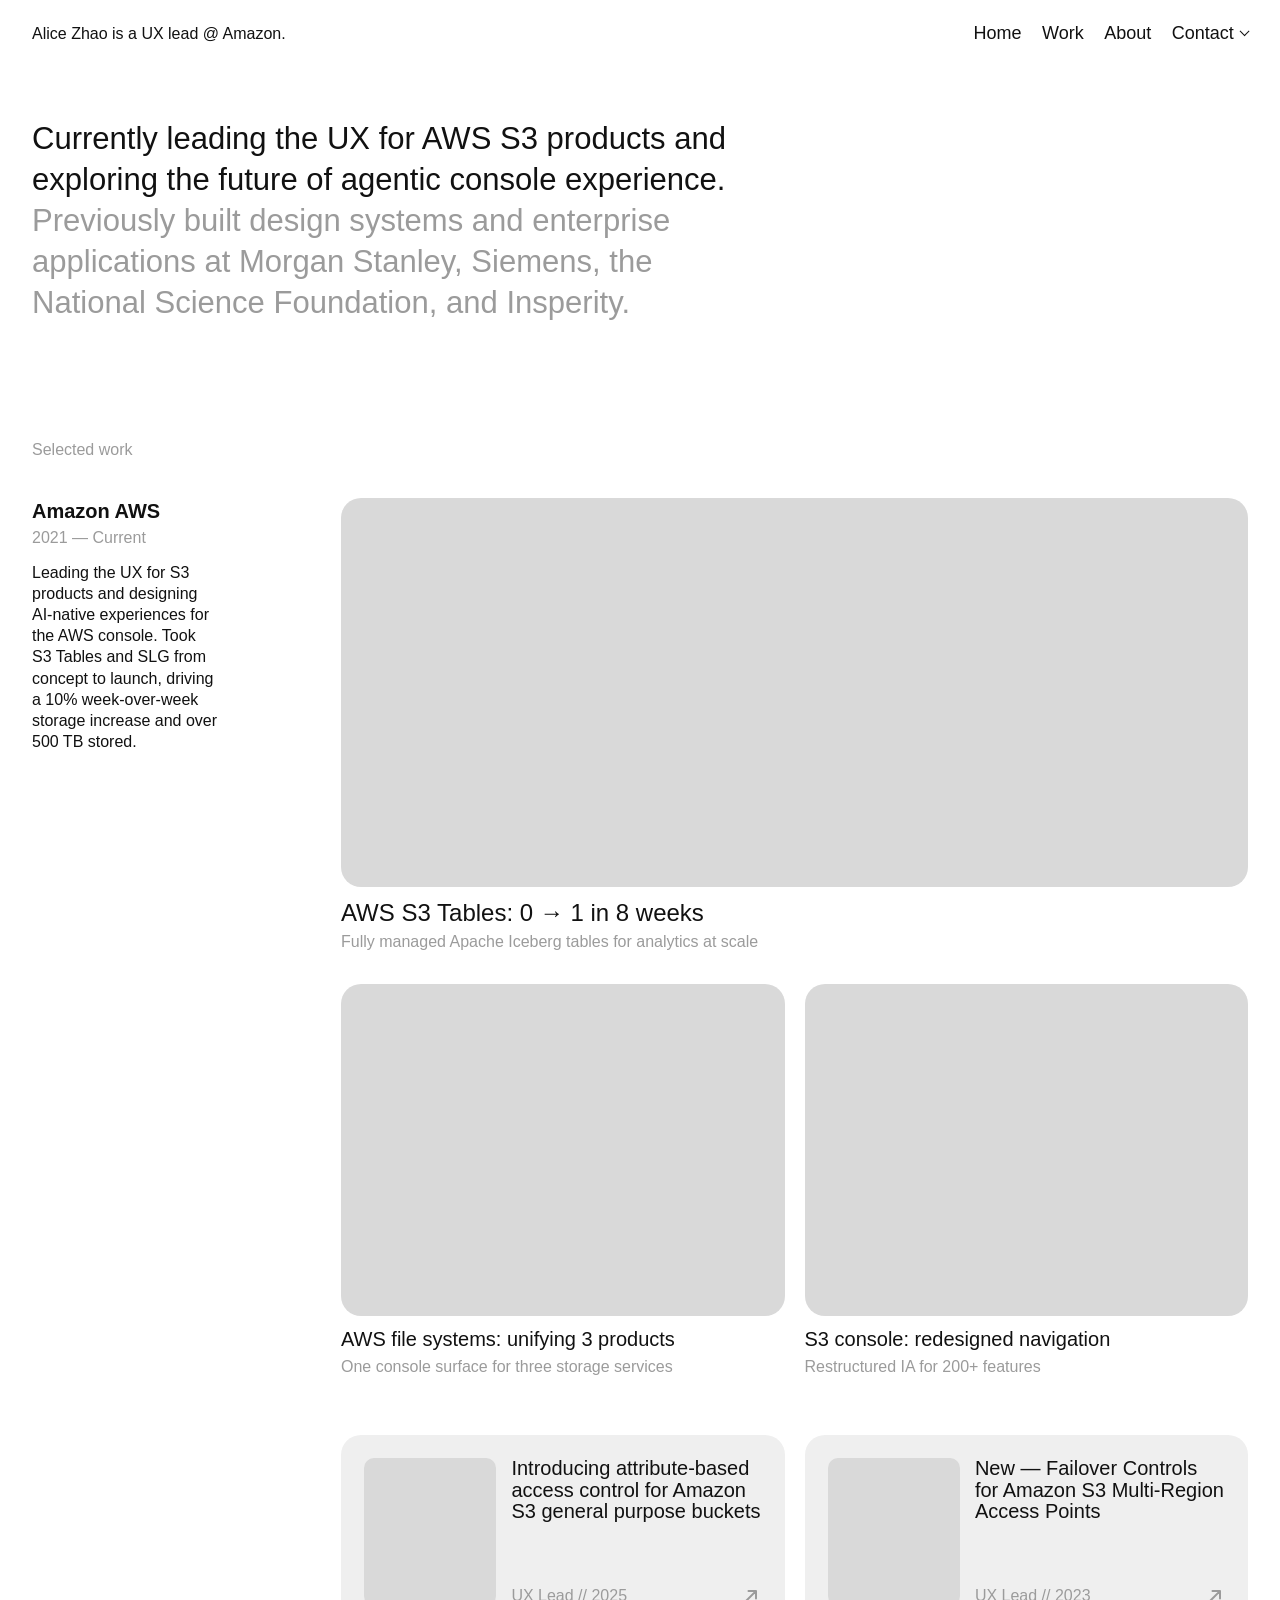
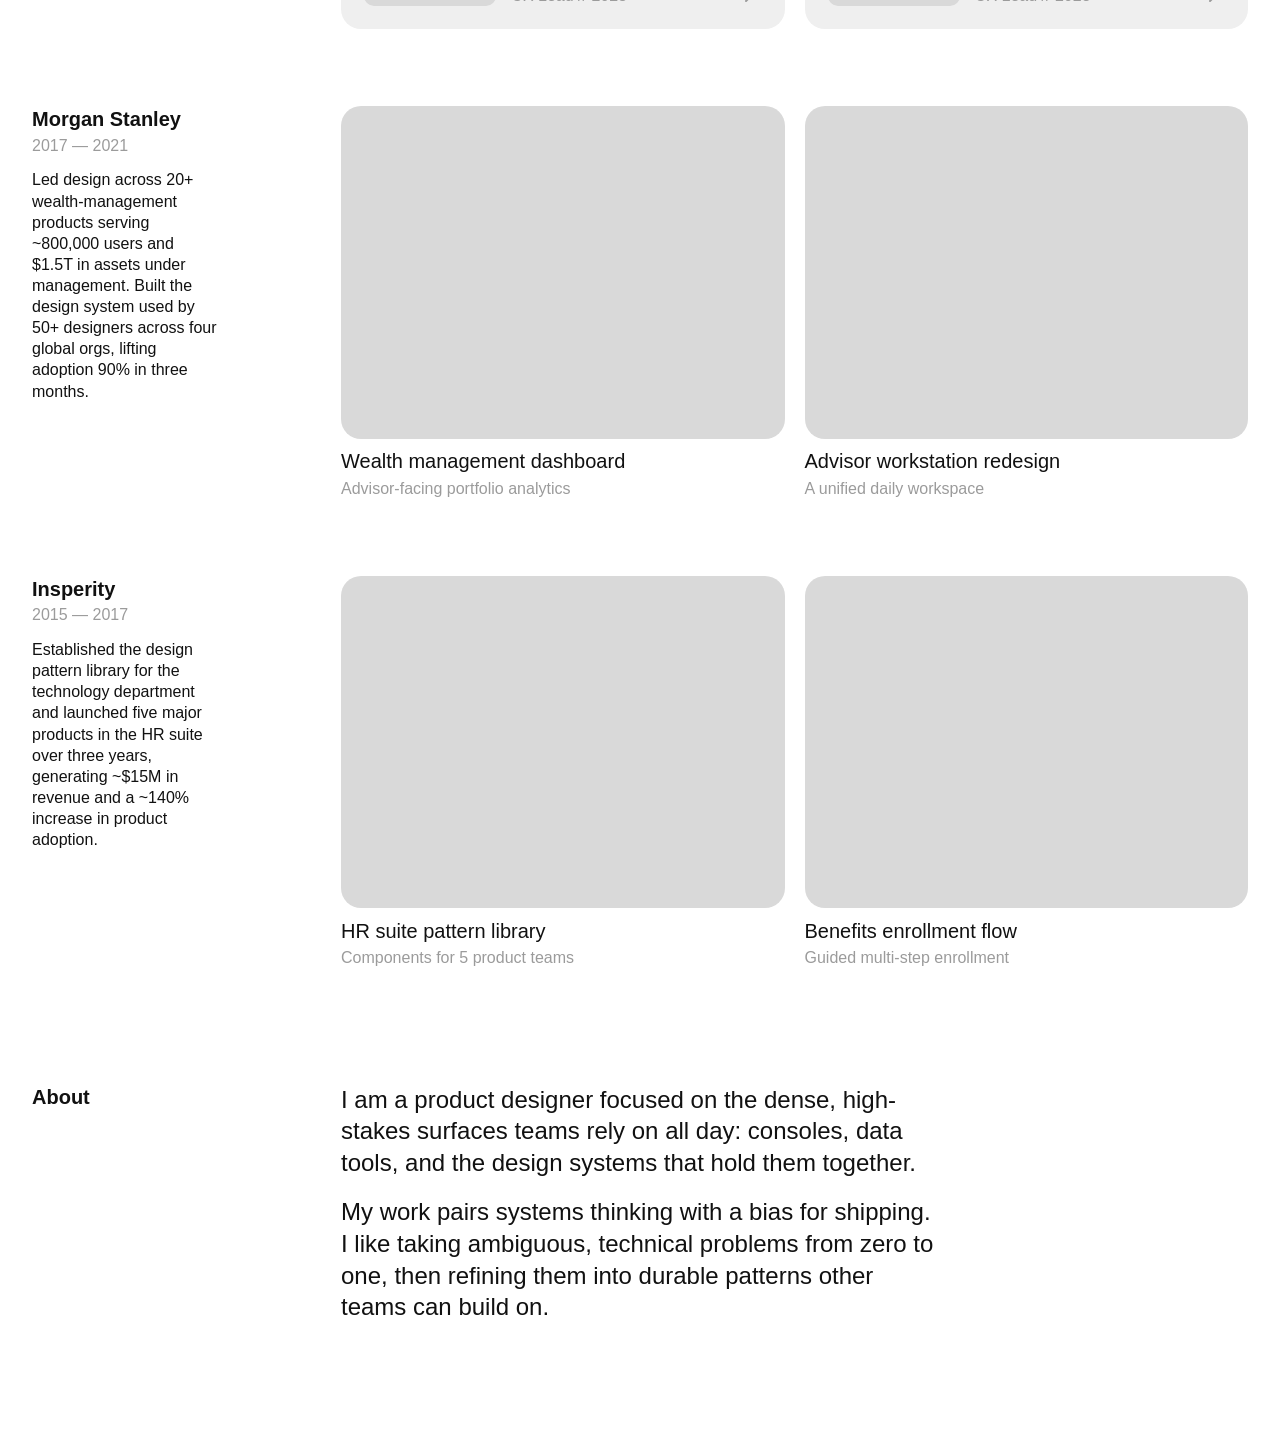
<file: simple-editorial/index.html>
<!DOCTYPE html>
<html lang="en">
<head>
<meta charset="UTF-8" />
<meta name="viewport" content="width=device-width, initial-scale=1.0" />
<title>Alice Zhao — Product Designer</title>

<!-- Satoshi (display + body), the grotesque used across the page -->
<link rel="preconnect" href="https://api.fontshare.com" crossorigin />
<link href="https://api.fontshare.com/v2/css?f[]=satoshi@400,500,700,900&display=swap" rel="stylesheet" />

<!-- Design tokens: colour, the rem type scale, spacing, and the 12-col grid.
     Reused from the previous build so the grid system is literally the same. -->
<link rel="stylesheet" href="tokens.css" />

<style>
  /* =======================================================================
     Homepage — editorial v1
     Clean ink-on-paper layout on the shared 12-col grid. A brand line + a
     three-item nav (Work / About / Contact, Contact being a disclosure with
     external links), an intro, a Selected-work section where each company is
     a row (meta in cols 1-2, projects in cols 4-12), and an About section.
     ======================================================================= */

  * { box-sizing: border-box; }
  html { scroll-behavior: smooth; }
  body {
    margin: 0;
    background: var(--color-bg);
    color: var(--color-fg);
    font-family: var(--font-sans);
    font-size: var(--font-size-p-s);
    line-height: var(--line-height-base);
    -webkit-font-smoothing: antialiased;
    text-rendering: optimizeLegibility;
  }

  /* --- 12-column grid ----------------------------------------------------- */
  .grid12 {
    display: grid;
    grid-template-columns: repeat(var(--grid-cols), 1fr);
    column-gap: var(--space-gap);
    padding-inline: var(--space-pad);
    width: 100%;
  }
  .grid12 > * { min-width: 0; }   /* let tracks shrink below content size */

  /* paragraph scale utilities */
  .p-m  { font-size: var(--font-size-p-m); }
  .p-s  { font-size: var(--font-size-p-s); }
  .p-xs { font-size: var(--font-size-p-xs); }
  .muted { color: var(--color-muted); }

  /* anchored sections clear the top edge a little when jumped to */
  #work, #about { scroll-margin-top: 2rem; }

  /* --- Header / nav ------------------------------------------------------- */
  header {
    align-items: baseline;
    padding-top: var(--space-header-y);
    padding-bottom: var(--space-header-y);
    font-size: var(--font-size-p-xs);
  }
  .brand {
    grid-column: 1 / 8;
    white-space: nowrap;
    font-weight: var(--font-weight-medium);
  }
  .nav {
    grid-column: 8 / 13;
    display: flex;
    justify-content: flex-end;
    gap: var(--space-nav-gap);
    align-items: baseline;
    /* Match the MOBILE-rendered size of the menu nav items. The type tokens
       are fluid (clamp + vw), so --font-size-p-m renders 24px on desktop but
       only 18px on a phone. To make desktop look the same as mobile we pin to
       p-m's floor (1.125rem = 18px) — the size mobile actually shows. */
    font-size: 1.125rem;
  }
  .nav a, .nav summary {
    color: var(--color-link);
    text-decoration: none;
    cursor: pointer;
  }
  .nav > a:hover { text-decoration: underline; }

  /* Contact disclosure (native <details>): a dropdown of external links.
     Works without JS; the script below adds outside-click / Esc niceties.
     The panel is flat, sharp-cornered and bordered (no shadow). */
  .contact { position: relative; display: inline-block; }
  .contact > summary {
    list-style: none;
    display: inline-flex;
    align-items: center;
    gap: 0.4em;
  }
  .contact > summary::-webkit-details-marker { display: none; }
  .contact > summary:hover { text-decoration: underline; }
  /* caret that flips open */
  .contact > summary::after {
    content: "";
    width: 0.34em; height: 0.34em;
    border-right: 1.4px solid currentColor;
    border-bottom: 1.4px solid currentColor;
    transform: translateY(-0.12em) rotate(45deg);
    transition: transform 0.2s ease;
  }
  .contact[open] > summary::after { transform: translateY(0.04em) rotate(-135deg); }
  .contact__menu {
    position: absolute;
    top: calc(100% + 0.55rem);
    right: 0;
    display: flex;
    flex-direction: column;
    min-width: 11rem;
    background: var(--color-bg);
    border: 1px solid var(--color-fg);
    z-index: 10;
  }
  .contact__menu a {
    display: flex;
    align-items: center;
    justify-content: space-between;
    gap: 1.5rem;
    padding: 0.6rem 0.85rem;
    color: var(--color-link);
    text-decoration: none;
    white-space: nowrap;
    /* match the mobile contact links' rendered size: p-s floor (1rem = 16px) */
    font-size: 1rem;
    font-weight: var(--font-weight-regular);
  }
  .contact__menu a + a { border-top: 1px solid var(--color-fg); }
  .contact__menu a:hover { background: #f4f4f4; }

  /* external-link icon (↗) next to each Contact item */
  .ext {
    width: 0.82em; height: 0.82em;
    flex: none;
    stroke: currentColor;
    stroke-width: 1.6;
    fill: none;
    stroke-linecap: round;
    stroke-linejoin: round;
    color: var(--color-muted);
  }

  /* --- Intro -------------------------------------------------------------- */
  .intro { margin-top: clamp(1.5rem, 4vw, 3.5rem); }
  .intro p {
    grid-column: 1 / 8;
    margin: 0;
    font-size: var(--font-size-p-l);
    line-height: var(--line-height-base);
    text-wrap: pretty;
  }
  .intro .muted { color: var(--color-muted); }

  /* --- Section label ------------------------------------------------------ */
  .section-label {
    grid-column: 1 / 13;
    margin: 0 0 clamp(1.5rem, 3vw, 2.5rem);
    font-size: var(--font-size-p-xs);
    color: var(--color-muted);
  }

  /* --- Selected work ------------------------------------------------------ */
  .work { margin-top: var(--space-section-top); }

  /* each company is a row on the same 12-col grid */
  .work-row { row-gap: 1.25rem; align-items: start; }
  .work-row + .work-row { margin-top: var(--space-row-gap); }

  /* meta: company name + year + description, cols 1-2 */
  .work-meta { grid-column: 1 / 3; }
  .work-meta h3 {
    margin: 0;
    font-size: var(--font-size-p-s);
    font-weight: var(--font-weight-bold);
  }
  .work-meta .year {
    display: block;
    margin-top: 0.15rem;
    font-size: var(--font-size-p-xs);
    color: var(--color-muted);
  }
  .work-meta p {
    margin: 0.85rem 0 0;
    font-size: var(--font-size-p-xs);
    line-height: var(--line-height-base);
  }

  /* projects: cols 4-12, a 2-up grid with a 20px column gap. The featured
     card spans both columns; the rest flow two-per-row beneath it. */
  .work-projects {
    grid-column: 4 / 13;
    display: grid;
    grid-template-columns: 1fr 1fr;
    column-gap: var(--space-project-col-gap);   /* 20px */
    row-gap: clamp(1.25rem, 2.5vw, 2rem);
  }
  .work-card.feature { grid-column: 1 / -1; }

  /* a project card: placeholder thumb + title + subtitle */
  .work-card { display: flex; flex-direction: column; text-decoration: none; color: inherit; }
  .work-card__thumb {
    width: 100%;
    aspect-ratio: 4 / 3;
    background: var(--color-card-placeholder);
    border-radius: var(--radius-image);
    transition: opacity 0.3s ease;
  }
  .work-card.feature .work-card__thumb { aspect-ratio: 21 / 9; }
  .work-card:hover .work-card__thumb { opacity: 0.88; }
  .work-card__title {
    margin: 0.8rem 0 0;
    font-size: var(--font-size-p-s);
    font-weight: var(--font-weight-medium);
    line-height: var(--line-height-tight);
  }
  .work-card.feature .work-card__title { font-size: var(--font-size-p-m); }
  .work-card:hover .work-card__title { text-decoration: underline; }
  .work-card__sub {
    margin: 0.3rem 0 0;
    font-size: var(--font-size-p-xs);
    color: var(--color-muted);
  }

  /* --- Secondary work: external links without a project page -------------- */
  /* Work that shipped as a public launch/article rather than a case-study page.
     A horizontal card: thumb on the left; on the right, the title pinned to the
     top, then the role/year bottom-left and the external-link icon bottom-right.
     The whole card is one link that opens the external page in a new tab. These
     sit under the project cards in the same cols 4-12 track and 2-up grid; the
     horizontal layout (vs. the cards' vertical stack) is what marks them as the
     lighter-weight, off-site items. */
  .work-notes {
    grid-column: 4 / 13;
    margin-top: clamp(1.5rem, 3vw, 2.5rem);
    display: grid;
    grid-template-columns: 1fr 1fr;
    column-gap: var(--space-project-col-gap);   /* 20px, same as the cards */
    row-gap: clamp(1rem, 2vw, 1.5rem);
  }
  /* a filled, rounded panel grouping the image + content; padded so both sit
     inset from the rounded edge (Soft-Corner Rule, Card Surface). */
  .note-card {
    display: flex;
    gap: var(--space-card-gap);
    padding: var(--space-card-inset);
    background: var(--color-card-surface);
    border-radius: var(--radius-card);
    text-decoration: none;
    color: inherit;
  }
  /* thumb stretches to the card height (flex default), reading as a solid panel
     beside 1–3 lines of title. Uses the smaller nested radius so its corners stay
     concentric with the padded container's. */
  .note-card__thumb {
    flex: none;
    width: clamp(96px, 13vw, 132px);
    background: var(--color-card-placeholder);
    border-radius: var(--radius-image-nested);
    transition: opacity 0.3s ease;
  }
  .note-card:hover .note-card__thumb { opacity: 0.88; }
  /* body: title at the top, meta row pushed to the bottom */
  .note-card__body {
    flex: 1;
    display: flex;
    flex-direction: column;
    justify-content: space-between;
    gap: 0.75rem;
    min-height: clamp(112px, 13vw, 148px);
  }
  .note-card__title {
    margin: 0;
    font-size: var(--font-size-p-s);
    font-weight: var(--font-weight-medium);
    line-height: var(--line-height-tight);
  }
  .note-card:hover .note-card__title { text-decoration: underline; }
  .note-card__meta {
    display: flex;
    align-items: center;
    justify-content: space-between;
    gap: 1rem;
  }
  .note-card__role { font-size: var(--font-size-p-xs); color: var(--color-muted); }
  .note-card__ext { width: 1em; height: 1em; }

  /* visually-hidden helper for the "opens in a new tab" cue */
  .vh {
    position: absolute; width: 1px; height: 1px;
    margin: -1px; padding: 0; border: 0;
    overflow: hidden; clip: rect(0 0 0 0); white-space: nowrap;
  }

  /* --- About -------------------------------------------------------------- */
  .about { margin-top: var(--space-section-top); padding-bottom: var(--space-section-top); }
  .about h2 {
    grid-column: 1 / 3;
    margin: 0;
    font-size: var(--font-size-p-s);
    font-weight: var(--font-weight-bold);
  }
  .about__body { grid-column: 4 / 10; }
  .about__body p {
    margin: 0 0 1.1rem;
    font-size: var(--font-size-p-m);
    line-height: var(--line-height-base);
    text-wrap: pretty;
  }
  .about__body p:last-child { margin-bottom: 0; }

  /* =======================================================================
     Responsive
     ======================================================================= */
  /* Tablet: company meta stacks above its projects; About goes full width */
  @media (max-width: 900px) {
    .intro p { grid-column: 1 / 11; }
    .work-meta { grid-column: 1 / 13; margin-bottom: 1.25rem; }
    .work-meta p { max-width: 48ch; }
    .work-projects { grid-column: 1 / 13; }
    .work-notes { grid-column: 1 / 13; }
    .about h2 { grid-column: 1 / 13; margin-bottom: 1rem; }
    .about__body { grid-column: 1 / 13; }
  }

  /* =======================================================================
     Mobile header (<=640px)
     Same resurfacing glass bar as the project pages, minus the section
     jumper (the homepage has no numbered sections). The brand shortens to
     the name and a Menu disclosure holds the nav + contact links. The Menu
     is a native <details> so it works without JS and stays keyboard-friendly.
     ======================================================================= */
  .m-menu { display: none; }   /* desktop: hidden */

  @media (max-width: 640px) {
    /* --- the resurfacing glass bar ---
       Selector is header.grid12 (not bare header) so display:flex beats the
       .grid12 display:grid rule on specificity. */
    header.grid12 {
      position: sticky;
      top: 0;
      z-index: var(--z-header);
      display: flex;
      align-items: center;
      justify-content: space-between;
      gap: 1rem;
      padding-top: var(--space-dock-y);
      padding-bottom: var(--space-dock-y);
      background: var(--color-bg);
      will-change: transform;
      transition: transform 0.32s cubic-bezier(0.22, 1, 0.36, 1),
                  background 0.25s ease, backdrop-filter 0.25s ease;
    }
    header.is-hidden { transform: translateY(-100%); }       /* scrolled down */
    header.is-glass {                                        /* resurfaced */
      background: var(--dock-glass-bg);
      -webkit-backdrop-filter: blur(var(--dock-glass-blur));
      backdrop-filter: blur(var(--dock-glass-blur));
    }
    /* panel open: solid white bar (glass only in the collapsed state) */
    header.has-open {
      background: var(--color-bg);
      -webkit-backdrop-filter: none;
      backdrop-filter: none;
    }

    /* desktop brand+nav give way to a short brand + the Menu disclosure */
    .nav { display: none; }
    .m-menu { display: block; }
    .brand {
      grid-column: auto;
      white-space: nowrap;
      /* match the project pages' left control (section title): p-s, bold.
         font-size: 0 hides the long desktop sentence; the ::after restores
         p-s on the short name shown beside "Menu". */
      font-size: 0;
      font-weight: var(--font-weight-bold);
    }
    /* shorten the long brand sentence to just the name beside "Menu" */
    .brand::after {
      content: "Alice Zhao";
      font-size: var(--font-size-p-s);
    }

    /* Menu / Close toggle — p-s regular, matching the project pages' Menu */
    .m-menu > summary {
      list-style: none;
      cursor: pointer;
      color: var(--color-fg);
      font-size: var(--font-size-p-s);
      font-weight: var(--font-weight-regular);
    }
    .m-menu > summary::-webkit-details-marker { display: none; }
    .m-menu > summary:focus-visible { outline: 2px solid var(--color-fg); outline-offset: 3px; }
    .m-menu > summary::after { content: "Menu"; }
    .m-menu[open] > summary::after { content: "Close"; }

    /* full-bleed dropdown panel under the bar */
    .m-menu__panel {
      position: absolute;
      top: 100%;
      left: 0;
      right: 0;
      background: var(--color-bg);
      padding: clamp(1.25rem, 5vw, 2rem) var(--space-pad) clamp(1.5rem, 6vw, 2.25rem);
      display: flex;
      flex-direction: column;
      align-items: flex-end;
      text-align: right;
    }
    .m-menu__nav { display: flex; flex-direction: column; align-items: flex-end; gap: 0.9rem; }
    .m-menu__nav a {
      display: inline-flex; align-items: center; gap: 0.6em;
      color: var(--color-fg); text-decoration: none;
      font-size: var(--font-size-p-m); font-weight: var(--font-weight-bold);
      line-height: 1.1;
    }
    /* the filled-square current marker (■); hidden but space kept when not
       current. Identical to the project pages so the menu reads the same. */
    .m-dot {
      width: 0.5em; height: 0.5em; flex: none;
      background: var(--color-fg);
      visibility: hidden;
    }
    a.is-current .m-dot { visibility: visible; }
    .m-menu__contact {
      display: flex; flex-wrap: wrap; justify-content: flex-end;
      gap: 0.4rem 1.25rem;
      margin-top: clamp(1.5rem, 6vw, 2.5rem);
    }
    .m-menu__contact a {
      display: inline-flex; align-items: center; gap: 0.4em;
      color: var(--color-fg); text-decoration: none;
      font-size: var(--font-size-p-s); font-weight: var(--font-weight-regular);
    }
    .m-menu__contact .ext { color: var(--color-muted); }

    /* anchored sections land below the sticky bar when jumped to */
    #work, #about { scroll-margin-top: 4.5rem; }

    /* existing mobile layout tweaks */
    .intro p { grid-column: 1 / 13; }
    .work-projects { grid-template-columns: 1fr; }
    .work-card.feature .work-card__thumb { aspect-ratio: 16 / 9; }
    .work-notes { grid-template-columns: 1fr; }
  }

  /* Respect reduced motion: no smooth-scroll, no hover transitions */
  @media (prefers-reduced-motion: reduce) {
    html { scroll-behavior: auto; }
    .work-card__thumb, .note-card__thumb, .contact > summary::after { transition: none; }
    header.grid12 { transition: none !important; }
  }
</style>
</head>
<body>

  <header class="grid12">
    <div class="brand">Alice Zhao is a UX lead @ Amazon.</div>
    <nav class="nav" aria-label="Primary">
      <a href="index.html">Home</a>
      <a href="#work">Work</a>
      <a href="#about">About</a>
      <details class="contact">
        <summary aria-label="Contact links">Contact</summary>
        <div class="contact__menu">
          <a href="https://www.linkedin.com/" target="_blank" rel="noopener noreferrer">
            LinkedIn
            <svg class="ext" viewBox="0 0 16 16" aria-hidden="true"><path d="M6 4h6v6M11.5 4.5 4 12"/></svg>
          </a>
          <a href="#" target="_blank" rel="noopener noreferrer">
            Resume
            <svg class="ext" viewBox="0 0 16 16" aria-hidden="true"><path d="M6 4h6v6M11.5 4.5 4 12"/></svg>
          </a>
          <a href="mailto:hello@example.com">
            Email
            <svg class="ext" viewBox="0 0 16 16" aria-hidden="true"><path d="M6 4h6v6M11.5 4.5 4 12"/></svg>
          </a>
        </div>
      </details>
    </nav>

    <!-- Mobile only (<=640px). The desktop .nav is hidden; this Menu
         disclosure holds the same nav + contact links. No section jumper
         here (the homepage has no numbered sections). -->
    <details class="m-menu">
      <summary aria-label="Menu"></summary>
      <div class="m-menu__panel">
        <div class="m-menu__nav">
          <a href="index.html" class="is-current"><span class="m-dot" aria-hidden="true"></span>Home</a>
          <a href="#work"><span class="m-dot" aria-hidden="true"></span>Work</a>
          <a href="#about"><span class="m-dot" aria-hidden="true"></span>About</a>
        </div>
        <div class="m-menu__contact">
          <a href="https://www.linkedin.com/" target="_blank" rel="noopener noreferrer">LinkedIn <svg class="ext" viewBox="0 0 16 16" aria-hidden="true"><path d="M6 4h6v6M11.5 4.5 4 12"/></svg></a>
          <a href="#" target="_blank" rel="noopener noreferrer">Resume <svg class="ext" viewBox="0 0 16 16" aria-hidden="true"><path d="M6 4h6v6M11.5 4.5 4 12"/></svg></a>
          <a href="mailto:hello@example.com">Email <svg class="ext" viewBox="0 0 16 16" aria-hidden="true"><path d="M6 4h6v6M11.5 4.5 4 12"/></svg></a>
        </div>
      </div>
    </details>
  </header>

  <main>
    <!-- Intro -->
    <section class="intro grid12">
      <p>
        Currently leading the UX for AWS S3 products and exploring the future of
        agentic console experience.
        <span class="muted">Previously built design systems and enterprise
        applications at Morgan Stanley, Siemens, the National Science Foundation,
        and Insperity.</span>
      </p>
    </section>

    <!-- Selected work -->
    <section id="work" class="work">
      <div class="grid12"><p class="section-label">Selected work</p></div>

      <!-- Amazon: featured card + two cards -->
      <article class="work-row grid12">
        <div class="work-meta">
          <h3>Amazon AWS</h3>
          <span class="year">2021 — Current</span>
          <p>Leading the UX for S3 products and designing AI-native experiences
          for the AWS console. Took S3 Tables and SLG from concept to launch,
          driving a 10% week-over-week storage increase and over 500 TB stored.</p>
        </div>
        <div class="work-projects">
          <a class="work-card feature" href="project-s3-tables.html">
            <span class="work-card__thumb"></span>
            <h4 class="work-card__title">AWS S3 Tables: 0 → 1 in 8 weeks</h4>
            <p class="work-card__sub">Fully managed Apache Iceberg tables for analytics at scale</p>
          </a>
          <a class="work-card" href="#">
            <span class="work-card__thumb"></span>
            <h4 class="work-card__title">AWS file systems: unifying 3 products</h4>
            <p class="work-card__sub">One console surface for three storage services</p>
          </a>
          <a class="work-card" href="#">
            <span class="work-card__thumb"></span>
            <h4 class="work-card__title">S3 console: redesigned navigation</h4>
            <p class="work-card__sub">Restructured IA for 200+ features</p>
          </a>
        </div>

        <!-- Secondary work: public launches/articles without a case-study page.
             Each card is one external link opening in a new tab. -->
        <div class="work-notes">
          <a class="note-card" href="https://aws.amazon.com/about-aws/whats-new/" target="_blank" rel="noopener noreferrer">
            <span class="note-card__thumb" aria-hidden="true"></span>
            <span class="note-card__body">
              <span class="note-card__title">Introducing attribute-based access control for Amazon S3 general purpose buckets</span>
              <span class="note-card__meta">
                <span class="note-card__role">UX Lead // 2025</span>
                <svg class="ext note-card__ext" viewBox="0 0 16 16" aria-hidden="true"><path d="M6 4h6v6M11.5 4.5 4 12"/></svg>
                <span class="vh">(opens in a new tab)</span>
              </span>
            </span>
          </a>
          <a class="note-card" href="https://aws.amazon.com/about-aws/whats-new/" target="_blank" rel="noopener noreferrer">
            <span class="note-card__thumb" aria-hidden="true"></span>
            <span class="note-card__body">
              <span class="note-card__title">New — Failover Controls for Amazon S3 Multi-Region Access Points</span>
              <span class="note-card__meta">
                <span class="note-card__role">UX Lead // 2023</span>
                <svg class="ext note-card__ext" viewBox="0 0 16 16" aria-hidden="true"><path d="M6 4h6v6M11.5 4.5 4 12"/></svg>
                <span class="vh">(opens in a new tab)</span>
              </span>
            </span>
          </a>
        </div>
      </article>

      <!-- Morgan Stanley: two cards -->
      <article class="work-row grid12">
        <div class="work-meta">
          <h3>Morgan Stanley</h3>
          <span class="year">2017 — 2021</span>
          <p>Led design across 20+ wealth-management products serving ~800,000
          users and $1.5T in assets under management. Built the design system
          used by 50+ designers across four global orgs, lifting adoption 90%
          in three months.</p>
        </div>
        <div class="work-projects">
          <a class="work-card" href="#">
            <span class="work-card__thumb"></span>
            <h4 class="work-card__title">Wealth management dashboard</h4>
            <p class="work-card__sub">Advisor-facing portfolio analytics</p>
          </a>
          <a class="work-card" href="#">
            <span class="work-card__thumb"></span>
            <h4 class="work-card__title">Advisor workstation redesign</h4>
            <p class="work-card__sub">A unified daily workspace</p>
          </a>
        </div>
      </article>

      <!-- Insperity: two cards -->
      <article class="work-row grid12">
        <div class="work-meta">
          <h3>Insperity</h3>
          <span class="year">2015 — 2017</span>
          <p>Established the design pattern library for the technology department
          and launched five major products in the HR suite over three years,
          generating ~$15M in revenue and a ~140% increase in product adoption.</p>
        </div>
        <div class="work-projects">
          <a class="work-card" href="#">
            <span class="work-card__thumb"></span>
            <h4 class="work-card__title">HR suite pattern library</h4>
            <p class="work-card__sub">Components for 5 product teams</p>
          </a>
          <a class="work-card" href="#">
            <span class="work-card__thumb"></span>
            <h4 class="work-card__title">Benefits enrollment flow</h4>
            <p class="work-card__sub">Guided multi-step enrollment</p>
          </a>
        </div>
      </article>
    </section>

    <!-- About -->
    <section id="about" class="about grid12">
      <h2>About</h2>
      <div class="about__body">
        <p>I am a product designer focused on the dense, high-stakes surfaces
        teams rely on all day: consoles, data tools, and the design systems that
        hold them together.</p>
        <p>My work pairs systems thinking with a bias for shipping. I like taking
        ambiguous, technical problems from zero to one, then refining them into
        durable patterns other teams can build on.</p>
      </div>
    </section>
  </main>

<script>
/* Contact disclosure niceties: close it when clicking outside, when pressing
   Escape, or after following a link. The native <details> already opens/closes
   and is keyboard-accessible; this is purely polish. */
(() => {
  const contact = document.querySelector(".contact");
  if (!contact) return;

  document.addEventListener("click", (e) => {
    if (contact.open && !contact.contains(e.target)) contact.open = false;
  });
  document.addEventListener("keydown", (e) => {
    if (e.key === "Escape" && contact.open) {
      contact.open = false;
      contact.querySelector("summary").focus();
    }
  });
  contact.querySelectorAll(".contact__menu a").forEach((a) =>
    a.addEventListener("click", () => { contact.open = false; })
  );
})();

/* =========================================================================
   Mobile header: resurfacing glass bar + Menu disclosure (<=640px).
   Progressive enhancement — the <details> works without this; this adds the
   open/close polish and the hide-on-scroll-down / reveal-on-scroll-up glass.
   No scroll-spy here: the homepage has no numbered sections to track.
   ========================================================================= */
(() => {
  const header = document.querySelector("header");
  const menu   = document.querySelector(".m-menu");
  if (!header || !menu) return;
  const mobile = matchMedia("(max-width: 640px)");

  // reflect "menu open" on the header (solid white instead of glass)
  function sync() { header.classList.toggle("has-open", menu.open); }
  menu.addEventListener("toggle", sync);
  // close on outside-click / Escape / after following a link
  document.addEventListener("click", (e) => {
    if (menu.open && !menu.contains(e.target)) menu.open = false;
  });
  document.addEventListener("keydown", (e) => {
    if (e.key === "Escape" && menu.open) { menu.open = false; menu.querySelector("summary").focus(); }
  });
  menu.querySelectorAll(".m-menu__panel a").forEach((a) =>
    a.addEventListener("click", () => { menu.open = false; })
  );

  // resurfacing glass bar: hide on scroll-down, reveal (over glass) on scroll-up
  let lastY = window.scrollY, ticking = false;
  const STEP = 8;   // ignore sub-pixel jitter
  function onScroll() {
    if (!mobile.matches) { header.classList.remove("is-hidden", "is-glass"); return; }
    const y = window.scrollY;
    const goingDown = y > lastY;
    if (y < 4) {
      header.classList.remove("is-hidden", "is-glass");      // at top: solid, shown
    } else if (menu.open) {
      header.classList.remove("is-hidden");                  // never hide while open
    } else if (goingDown && y - lastY > STEP) {
      header.classList.add("is-hidden");
      header.classList.remove("is-glass");
    } else if (!goingDown && lastY - y > STEP) {
      header.classList.remove("is-hidden");
      header.classList.add("is-glass");                      // resurfaced -> glass
    }
    lastY = y;
    ticking = false;
  }
  addEventListener("scroll", () => {
    if (!ticking) { ticking = true; requestAnimationFrame(onScroll); }
  }, { passive: true });
})();
</script>

<!-- Site-wide custom cursor (shared across all pages). See cursor.js. -->
<script src="cursor.js" defer></script>
</body>
</html>
</file>
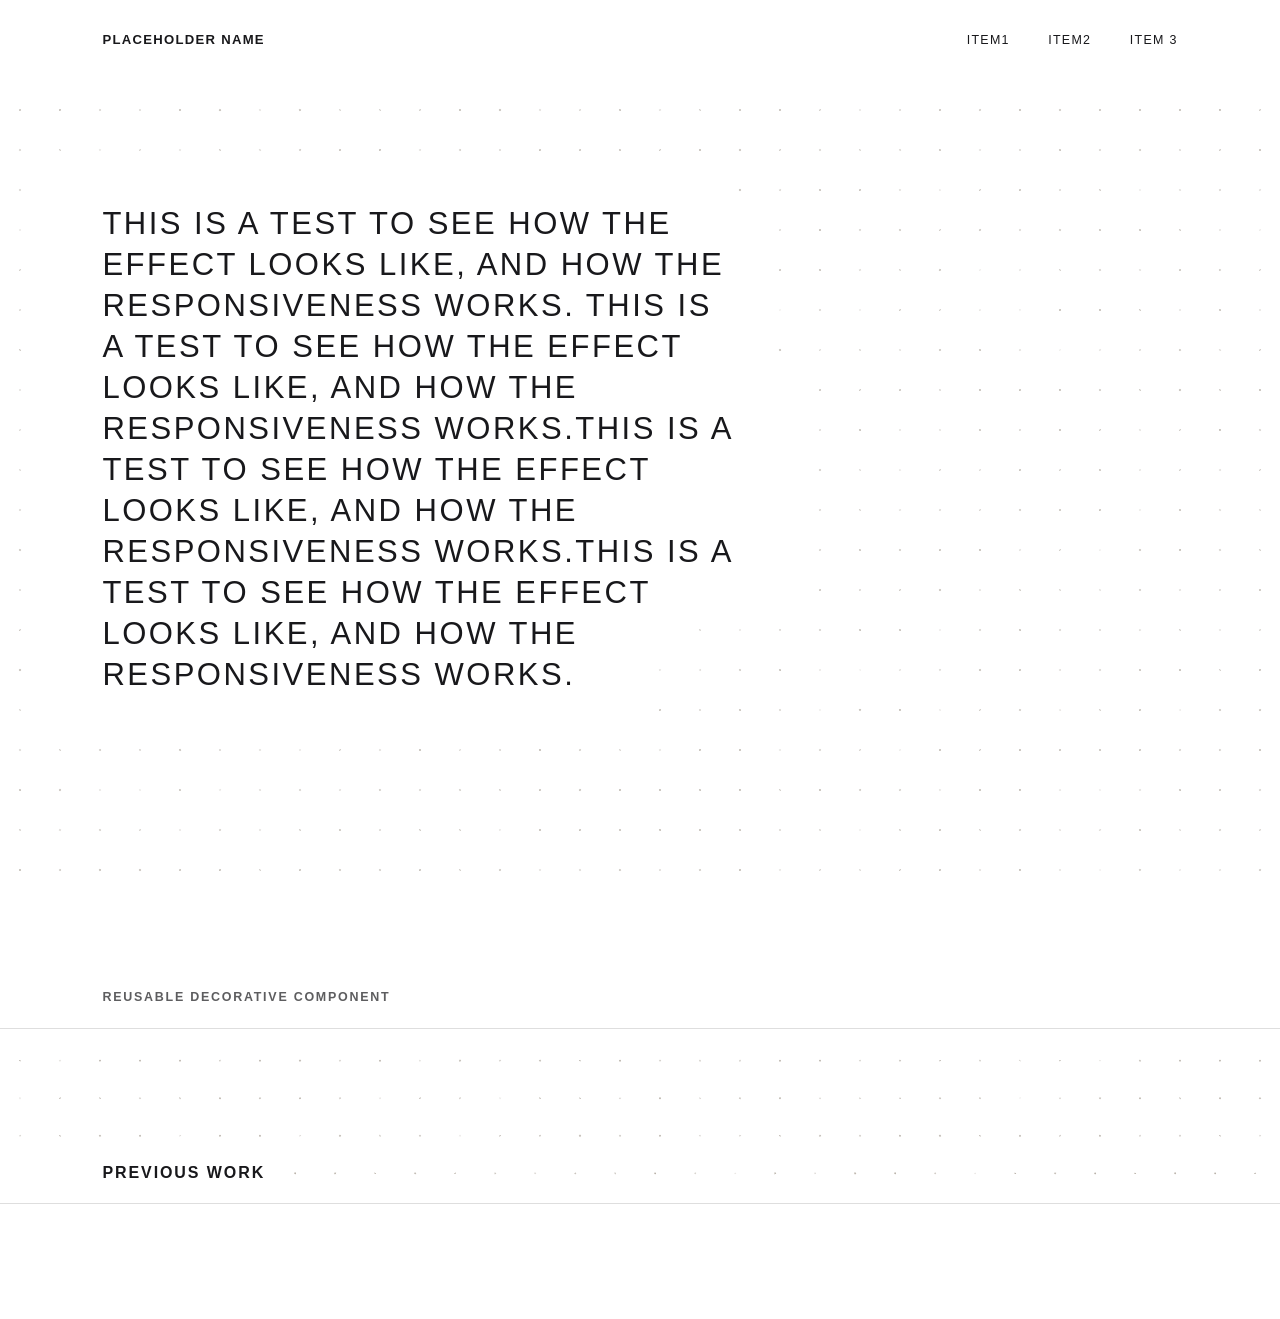
<file: inspiration/dot-grid/index.html>
<!doctype html>
<html lang="en">
  <head>
    <meta charset="UTF-8" />
    <meta
      name="viewport"
      content="width=device-width, initial-scale=1.0"
    />
    <title>Shapes Grid Hover Effect</title>
    <link rel="stylesheet" href="./codepen.css" />
  </head>
  <body>
    <section class="hero" data-grid-root>
      <nav class="site-nav" aria-label="Primary" data-grid-exclude>
        <div class="site-brand">placeholder name</div>
        <div class="site-nav-links">
          <a href="#">item1</a>
          <a href="#">item2</a>
          <a href="#">item 3</a>
        </div>
      </nav>

      <div class="hero-stage">
        <canvas id="grid" class="grid-canvas"></canvas>

        <div class="overlay-text" data-grid-exclude>
          this is a test to see how the effect looks like, and how the responsiveness works. this is a test to see how the effect looks like, and how the responsiveness works.this is a test to see how the effect looks like, and how the responsiveness works.this is a test to see how the effect looks like, and how the responsiveness works.
        </div>

        <div class="fallback">
          <p>Canvas is unavailable in this browser.</p>
        </div>
      </div>
    </section>

    <main class="page-content">
      <section class="component-demo" aria-labelledby="decorative-demo-heading">
        <p class="demo-kicker" id="decorative-demo-heading">
          Reusable Decorative Component
        </p>

        <div class="decorative-dot-label" data-dot-label>
          <canvas class="decorative-dot-label__canvas"></canvas>
          <div class="decorative-dot-label__text">previous work</div>
          <div class="fallback decorative-dot-label__fallback">
            <p>Canvas is unavailable in this browser.</p>
          </div>
        </div>
      </section>
    </main>

    <script src="./codepen.js"></script>
  </body>
</html>
</file>
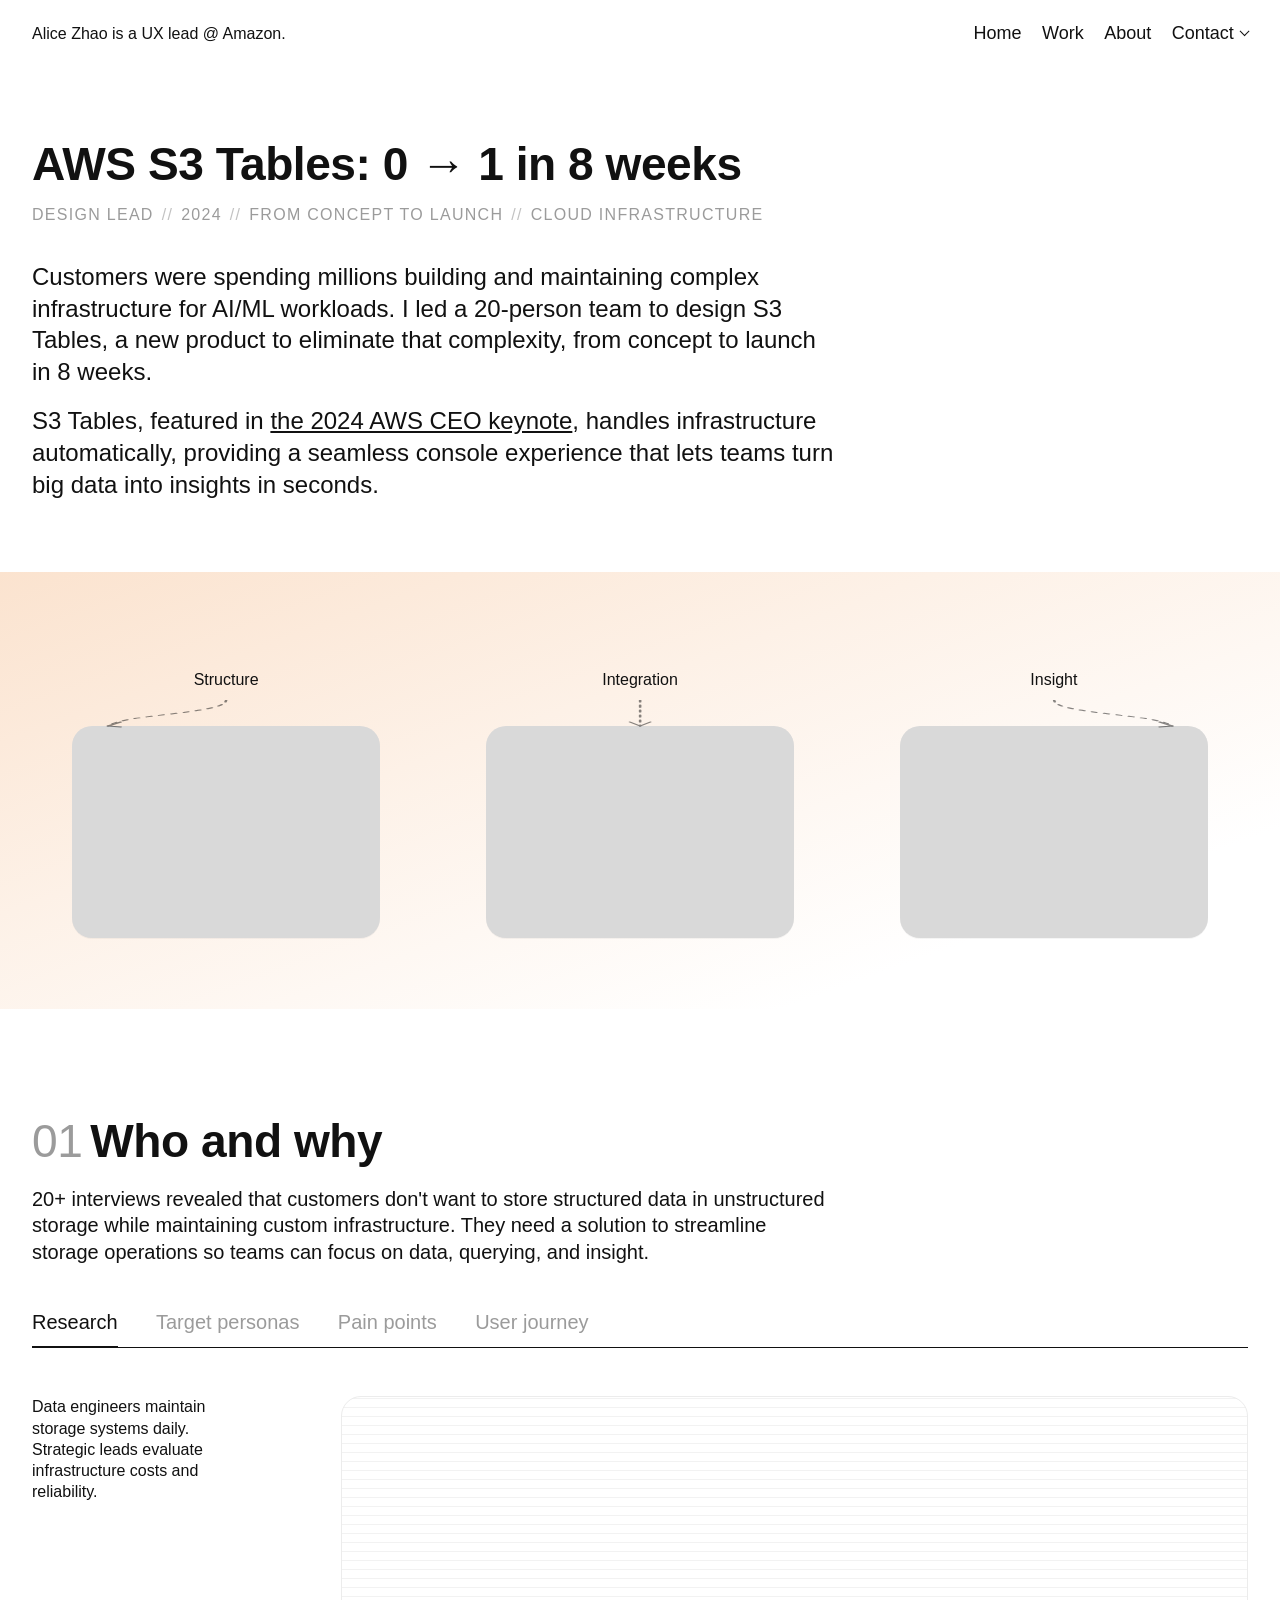
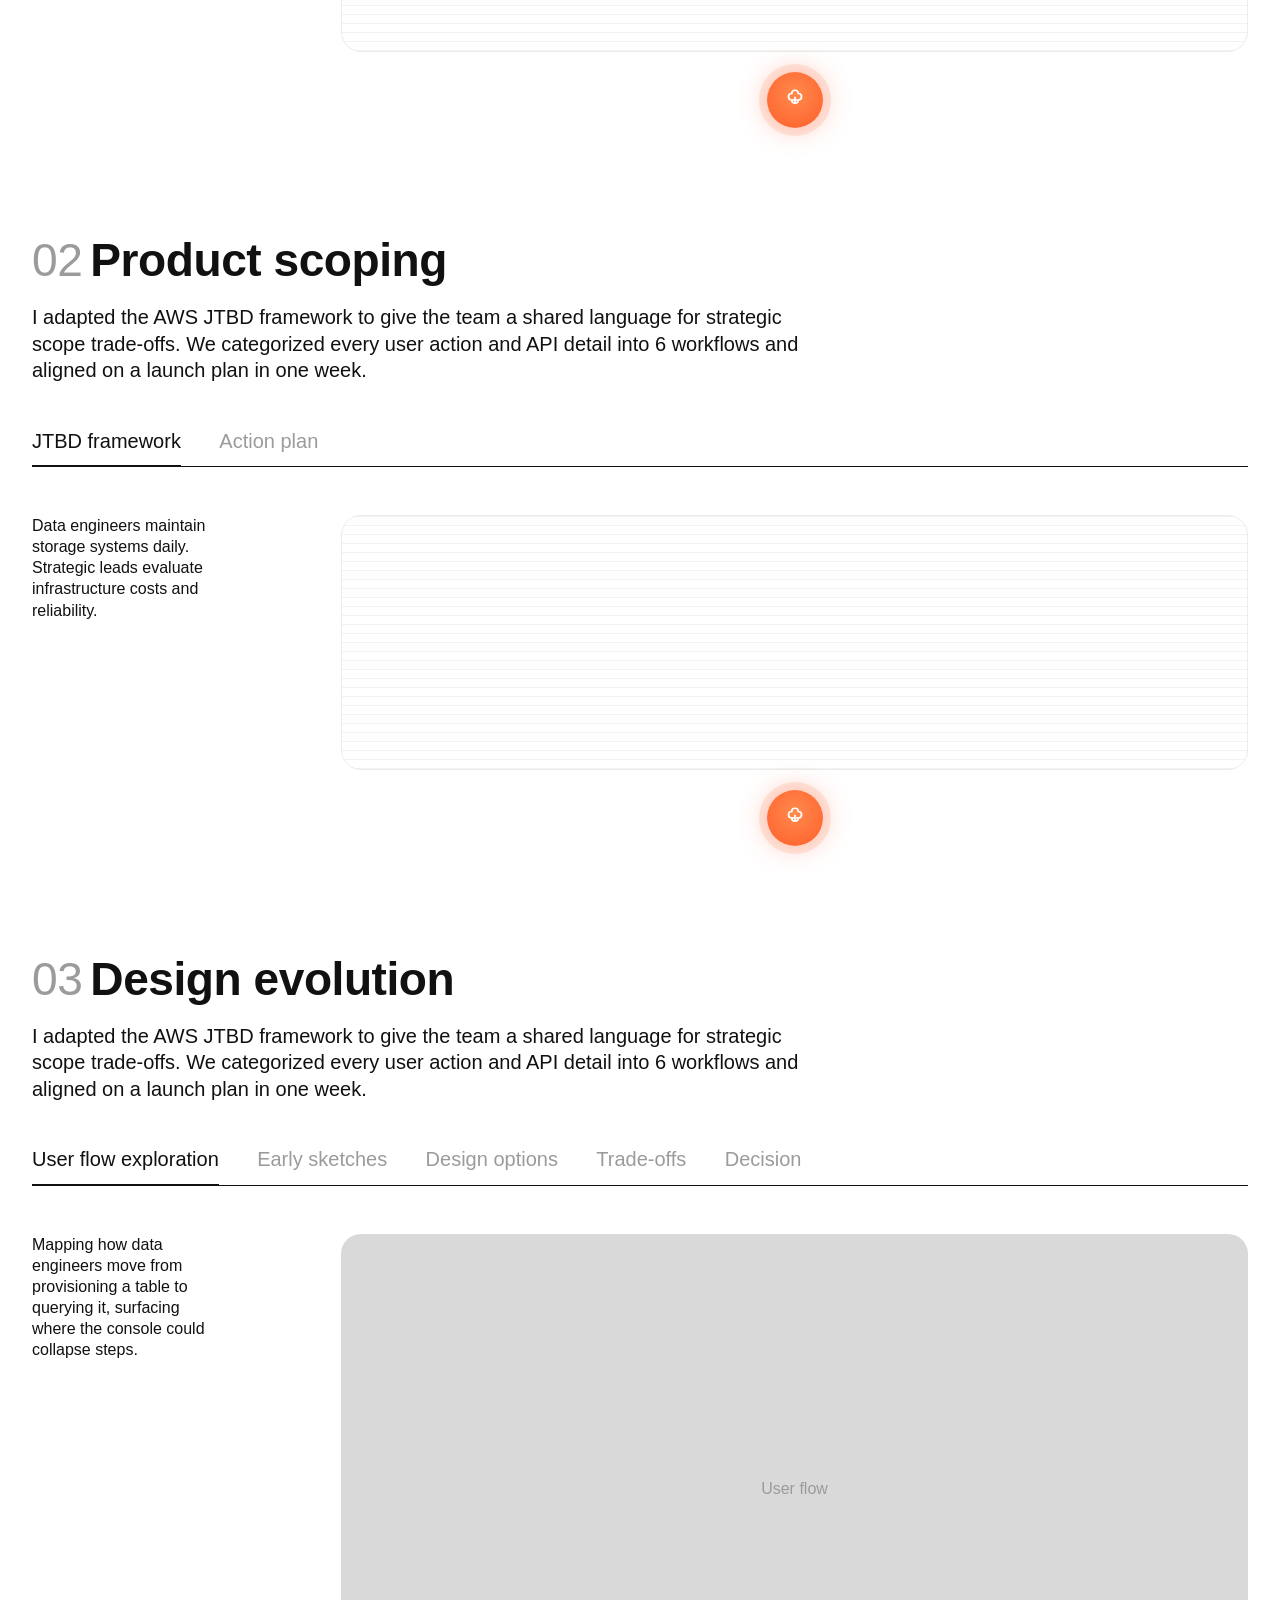
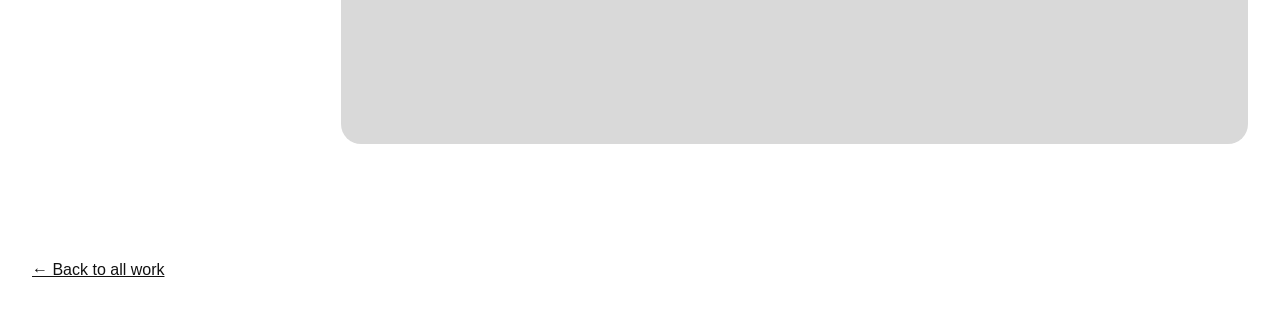
<file: simple-editorial/project-s3-tables.html>
<!DOCTYPE html>
<html lang="en">
<head>
<meta charset="UTF-8" />
<meta name="viewport" content="width=device-width, initial-scale=1.0" />
<title>AWS S3 Tables — Alice Zhao</title>

<!-- Satoshi (display + body) + a serif for the persona names -->
<link rel="preconnect" href="https://api.fontshare.com" crossorigin />
<link href="https://api.fontshare.com/v2/css?f[]=satoshi@400,500,700,900&f[]=zodiak@400,500&display=swap" rel="stylesheet" />

<!-- Shared design tokens: colour, rem type scale, spacing, 12-col grid -->
<link rel="stylesheet" href="tokens.css" />

<style>
  /* =======================================================================
     Project detail — AWS S3 Tables
     A case study on the shared 12-col grid: title + meta + intro, a warm
     hero band of three labelled product shots, then a numbered "Who and why"
     section with an interactive tab switcher (Research / Target personas /
     Pain points / User journey). Imagery is placeholder; the gradient band
     and dotted fan-out arrows are CSS/SVG decoration.
     ======================================================================= */

  * { box-sizing: border-box; }
  html { scroll-behavior: smooth; }
  body {
    margin: 0;
    background: var(--color-bg);
    color: var(--color-fg);
    font-family: var(--font-sans);
    font-size: var(--font-size-p-s);
    line-height: var(--line-height-base);
    -webkit-font-smoothing: antialiased;
    text-rendering: optimizeLegibility;
  }

  /* --- 12-column grid ----------------------------------------------------- */
  .grid12 {
    display: grid;
    grid-template-columns: repeat(var(--grid-cols), 1fr);
    column-gap: var(--space-gap);
    padding-inline: var(--space-pad);
    width: 100%;
  }
  .grid12 > * { min-width: 0; }

  .muted { color: var(--color-muted); }
  a { color: var(--color-link); }

  /* --- Header / nav (mirrors the homepage) -------------------------------- */
  header {
    align-items: baseline;
    padding-top: var(--space-header-y);
    padding-bottom: var(--space-header-y);
    font-size: var(--font-size-p-xs);
  }
  .brand {
    grid-column: 1 / 8;
    white-space: nowrap;
    font-weight: var(--font-weight-medium);
    text-decoration: none;
    color: var(--color-fg);
  }
  .nav {
    grid-column: 8 / 13;
    display: flex;
    justify-content: flex-end;
    gap: var(--space-nav-gap);
    align-items: baseline;
    /* Match the MOBILE-rendered size of the menu nav items. p-m is fluid and
       renders 24px on desktop but 18px on a phone; pin to its floor (18px) so
       desktop looks identical to mobile. */
    font-size: 1.125rem;
  }
  .nav a { color: var(--color-link); text-decoration: none; }
  .nav a:hover { text-decoration: underline; }

  /* Contact disclosure (native <details>): a dropdown of external links.
     Identical to the homepage so the nav behaves the same across pages.
     Works without JS; the script below adds outside-click / Esc niceties. */
  .contact { position: relative; display: inline-block; }
  .contact > summary {
    list-style: none;
    display: inline-flex;
    align-items: center;
    gap: 0.4em;
    cursor: pointer;
    color: var(--color-link);
  }
  .contact > summary::-webkit-details-marker { display: none; }
  .contact > summary:hover { text-decoration: underline; }
  /* caret that flips open */
  .contact > summary::after {
    content: "";
    width: 0.34em; height: 0.34em;
    border-right: 1.4px solid currentColor;
    border-bottom: 1.4px solid currentColor;
    transform: translateY(-0.12em) rotate(45deg);
    transition: transform 0.2s ease;
  }
  .contact[open] > summary::after { transform: translateY(0.04em) rotate(-135deg); }
  .contact__menu {
    position: absolute;
    top: calc(100% + 0.55rem);
    right: 0;
    display: flex;
    flex-direction: column;
    min-width: 11rem;
    background: var(--color-bg);
    border: 1px solid var(--color-fg);
    z-index: 10;
  }
  .contact__menu a {
    display: flex;
    align-items: center;
    justify-content: space-between;
    gap: 1.5rem;
    padding: 0.6rem 0.85rem;
    color: var(--color-link);
    text-decoration: none;
    white-space: nowrap;
    /* match the mobile contact links' rendered size: p-s floor (1rem = 16px) */
    font-size: 1rem;
    font-weight: var(--font-weight-regular);
  }
  .contact__menu a + a { border-top: 1px solid var(--color-fg); }
  .contact__menu a:hover { background: #f4f4f4; }

  /* external-link icon (↗) next to each Contact item */
  .ext {
    width: 0.82em; height: 0.82em;
    flex: none;
    stroke: currentColor;
    stroke-width: 1.6;
    fill: none;
    stroke-linecap: round;
    stroke-linejoin: round;
    color: var(--color-muted);
  }

  /* --- Title block -------------------------------------------------------- */
  .lead { margin-top: clamp(2rem, 6vw, 4.5rem); }
  .lead h1 {
    grid-column: 1 / 11;
    margin: 0;
    font-size: var(--font-size-h2);
    font-weight: var(--font-weight-bold);
    line-height: var(--line-height-tight);
    letter-spacing: -0.01em;
    text-wrap: balance;
  }
  /* meta tag row: UPPERCASE, muted, separated by // */
  .meta {
    grid-column: 1 / 11;
    margin: 0.9rem 0 0;
    display: flex;
    flex-wrap: wrap;
    gap: 0.5rem;
    font-size: var(--font-size-p-xs);
    letter-spacing: 0.08em;
    text-transform: uppercase;
    color: var(--color-muted);
    list-style: none;
    padding: 0;
  }
  .meta li { display: flex; gap: 0.5rem; }
  .meta li + li::before { content: "//"; color: var(--color-muted); opacity: 0.6; }
  .meta li + li { margin-left: 0; }
  /* the // belongs between items; render it as a leading marker on each li>1 */
  .meta li:not(:first-child) { gap: 0.5rem; }

  .lead .body { grid-column: 1 / 9; margin-top: clamp(1.5rem, 3vw, 2.25rem); }
  .lead .body p {
    margin: 0 0 1.1rem;
    font-size: var(--font-size-p-m);
    line-height: var(--line-height-base);
    text-wrap: pretty;
  }
  .lead .body p:last-child { margin-bottom: 0; }

  /* --- Hero band: warm gradient + three labelled shots -------------------- */
  .hero {
    margin-top: clamp(2.5rem, 6vw, 4.5rem);
    /* full-bleed: escape the page gutters edge to edge */
    width: 100%;
    background: linear-gradient(160deg, #fbe3cf 0%, #fdf1e7 38%, #ffffff 80%);
    padding: clamp(2.5rem, 6vw, 5rem) 0 clamp(2rem, 4vw, 3.5rem);
  }
  .hero__inner { /* re-enter the grid inside the band */ }
  .hero__shots {
    grid-column: 1 / 13;
    display: grid;
    grid-template-columns: repeat(3, 1fr);
    gap: clamp(1rem, 2vw, 1.75rem);
    align-items: start;
  }
  .shot { display: flex; flex-direction: column; align-items: center; }
  .shot__label {
    margin: 0 0 0.6rem;
    font-size: var(--font-size-p-xs);
    font-weight: var(--font-weight-medium);
  }
  /* the dotted curved arrow that fans down from the label to the shot */
  .shot__arrow { width: 100%; height: 28px; margin-bottom: -2px; color: var(--color-fg); opacity: 0.5; }
  .shot__img {
    width: 100%;
    aspect-ratio: 16 / 11;
    background: var(--color-card-placeholder);
    border-radius: var(--radius-image);
    box-shadow: 0 1px 0 rgba(0,0,0,0.04);
  }

  /* --- "01 Who and why" section ------------------------------------------- */
  .section { margin-top: clamp(3.5rem, 8vw, 7rem); }
  .section__head { margin-bottom: clamp(1.75rem, 3.5vw, 2.75rem); }
  .section__head h2 {
    grid-column: 1 / 8;
    margin: 0;
    font-size: var(--font-size-h2);
    font-weight: var(--font-weight-bold);
    letter-spacing: -0.01em;
  }
  .section__head h2 .num { color: var(--color-muted); font-weight: var(--font-weight-medium); margin-right: 0.5rem; }
  .section__head p {
    grid-column: 1 / 9;
    margin: 0.85rem 0 0;
    font-size: var(--font-size-p-s);
    color: var(--color-fg);
    text-wrap: pretty;
  }

  /* tab bar */
  .tabs {
    grid-column: 1 / 13;
    position: relative;              /* anchors the sliding underline */
    display: flex;
    gap: clamp(1.25rem, 3vw, 2.5rem);
    border-bottom: 1px solid var(--color-fg);
    padding: 0;
    margin: 0;
  }
  .tab {
    appearance: none;
    background: none;
    border: none;
    padding: 0 0 0.7rem;
    margin-bottom: -1px;             /* sit the indicator on the rule */
    font: inherit;
    font-size: var(--font-size-p-s);
    color: var(--color-muted);
    cursor: pointer;
    border-bottom: 2px solid transparent;
    transition: color 0.2s ease, border-color 0.2s ease;
  }
  .tab:hover { color: var(--color-fg); }
  .tab[aria-selected="true"] {
    color: var(--color-fg);
    font-weight: var(--font-weight-bold);
    border-bottom-color: var(--color-fg);
  }
  .tab:focus-visible { outline: 2px solid var(--color-fg); outline-offset: 3px; }

  /* --- JS-enhanced tabs: one underline glides between tabs ----------------
     When the script adds .js-tabs, each tab hands its own border to a single
     shared .tab-underline that slides to the active tab. We also drop the
     bold-on-active weight here so tabs keep a stable width (bold would widen
     the active tab and make its neighbours shift mid-slide). Selection still
     reads clearly via the muted -> ink colour shift plus the underline. */
  .js-tabs .tab { border-bottom-color: transparent; }
  .js-tabs .tab[aria-selected="true"] { font-weight: inherit; }
  .tab-underline {
    position: absolute;
    bottom: -1px;                    /* sit on the 1px rule, like the old border */
    left: 0;
    height: 2px;
    width: 0;
    background: var(--color-fg);
    transform: translateX(0);
    /* width + position glide together; expo-style ease-out, no bounce */
    transition: transform 0.28s cubic-bezier(0.22, 1, 0.36, 1),
                width 0.28s cubic-bezier(0.22, 1, 0.36, 1);
    pointer-events: none;
  }

  /* tab panel: caption in cols 1-2, content in cols 4-12 */
  .panel { margin-top: clamp(1.75rem, 4vw, 3rem); }
  .panel[hidden] { display: none; }
  /* incoming panel fades in and rises a few px (JS adds .panel--enter for one
     frame on the newly shown panel, then removes it to play the transition) */
  .js-tabs .panel {
    transition: opacity 0.25s ease-out, transform 0.25s ease-out;
  }
  .js-tabs .panel--enter { opacity: 0; transform: translateY(6px); }
  .panel__caption { grid-column: 1 / 3; }
  .panel__caption p { margin: 0; font-size: var(--font-size-p-xs); line-height: var(--line-height-base); }
  .panel__content { grid-column: 4 / 13; }

  /* generic media placeholder, reused by the later sections' panels */
  .media-ph {
    width: 100%;
    aspect-ratio: 16 / 9;
    background: var(--color-card-placeholder);
    border-radius: var(--radius-image);
    display: grid;
    place-items: center;
    color: var(--color-muted);
    font-size: var(--font-size-p-xs);
  }
  .media-ph--tall { aspect-ratio: 4 / 3; }

  /* Research: a data-texture placeholder + an AI synthesis icon beneath it */
  .research__field {
    width: 100%;
    aspect-ratio: 32 / 9;
    background:
      repeating-linear-gradient(0deg, rgba(0,0,0,0.05) 0 1px, transparent 1px 9px),
      var(--color-bg);
    border: 1px solid #ececec;
    border-radius: var(--radius-image);
  }
  .research__ai {
    width: 56px; height: 56px;
    margin: 1.25rem auto 0;
    border-radius: 50%;
    display: grid;
    place-items: center;
    color: #fff;
    background: radial-gradient(circle at 50% 40%, #ff8a4c, #ff5e2b);
    box-shadow: 0 0 0 8px rgba(255,106,61,0.14), 0 0 28px rgba(255,106,61,0.45);
  }
  .research__ai svg { width: 26px; height: 26px; stroke: currentColor; fill: none; stroke-width: 1.6; }

  /* Target personas: two cards, donut placeholder + legend */
  .personas {
    display: grid;
    grid-template-columns: 1fr 1fr;
    gap: clamp(1rem, 2vw, 1.5rem);
  }
  .persona {
    background: linear-gradient(180deg, #eef3fc 0%, #ffffff 60%);
    border: 1px solid #e6ebf5;
    border-radius: var(--radius-image);
    padding: clamp(1.25rem, 2.5vw, 2rem);
  }
  .persona__eyebrow {
    margin: 0;
    font-size: var(--font-size-p-xs);
    letter-spacing: 0.1em;
    text-transform: uppercase;
    color: var(--color-muted);
  }
  .persona__name {
    margin: 0.35rem 0 1.5rem;
    font-family: "Zodiak", Georgia, serif;
    font-weight: 500;
    font-size: var(--font-size-p-m);
  }
  .persona__chart {
    width: clamp(120px, 22vw, 150px);
    aspect-ratio: 1;
    margin: 0 auto 1.5rem;
    border-radius: 50%;
    /* placeholder donut ring */
    background: var(--color-card-placeholder);
    -webkit-mask: radial-gradient(circle, transparent 42%, #000 43%);
            mask: radial-gradient(circle, transparent 42%, #000 43%);
  }
  .persona__legend { list-style: none; margin: 0; padding: 0; display: flex; flex-direction: column; gap: 0.6rem; }
  .persona__legend li {
    display: grid;
    grid-template-columns: 0.7rem 1fr auto;
    align-items: center;
    gap: 0.6rem;
    font-size: var(--font-size-p-xs);
  }
  .persona__legend .dot { width: 0.7rem; height: 0.7rem; border-radius: 50%; background: var(--color-muted); }
  .persona__legend .pct { font-variant-numeric: tabular-nums; color: var(--color-fg); }

  /* Pain points: three PROBLEM cards with wireframe-illustration placeholders */
  .pains {
    display: grid;
    grid-template-columns: repeat(3, 1fr);
    gap: var(--space-project-col-gap);   /* 20px */
  }
  .pain {
    border: 1px solid #ececec;
    border-radius: var(--radius-image);
    padding: clamp(1.1rem, 2vw, 1.6rem);
    display: flex;
    flex-direction: column;
  }
  .pain__eyebrow {
    margin: 0;
    font-size: var(--font-size-p-xs);
    letter-spacing: 0.1em;
    text-transform: uppercase;
    color: var(--color-muted);
  }
  .pain__title {
    margin: 0.5rem 0 1.25rem;
    font-family: "Zodiak", Georgia, serif;
    font-weight: 500;
    font-size: var(--font-size-p-m);
    line-height: var(--line-height-tight);
  }
  .pain__art {
    margin-top: auto;
    width: 100%;
    aspect-ratio: 4 / 3;
    background: var(--color-bg);
    border-top: 1px dashed #d6d6d6;
    display: grid;
    place-items: center;
    color: var(--color-muted);
    font-size: var(--font-size-p-xs);
  }

  /* User journey: a simple stepped placeholder */
  .journey { display: flex; flex-direction: column; gap: 1rem; }
  .journey__row {
    display: grid;
    grid-template-columns: auto 1fr;
    gap: 1rem;
    align-items: center;
    padding: 1rem 0;
    border-bottom: 1px solid #ececec;
  }
  .journey__step {
    width: 2rem; height: 2rem;
    border-radius: 50%;
    border: 1px solid var(--color-fg);
    display: grid; place-items: center;
    font-size: var(--font-size-p-xs);
    font-variant-numeric: tabular-nums;
  }
  .journey__bar { height: 12px; background: var(--color-card-placeholder); border-radius: 6px; }

  footer {
    margin-top: clamp(4rem, 9vw, 8rem);
    padding-bottom: var(--space-pad);
    color: var(--color-muted);
    font-size: var(--font-size-p-xs);
  }
  footer a { color: var(--color-link); }

  /* =======================================================================
     Responsive
     ======================================================================= */
  @media (max-width: 900px) {
    .lead h1, .meta, .lead .body { grid-column: 1 / 13; }
    .section__head h2, .section__head p { grid-column: 1 / 13; }
    .panel__caption { grid-column: 1 / 13; margin-bottom: 1.25rem; }
    .panel__content { grid-column: 1 / 13; }
  }
  /* =======================================================================
     Mobile header (<=640px)
     A sticky bar that hides on scroll-down and resurfaces (over a glass blur)
     on scroll-up. Left = a "section jumper": the brand becomes the current
     section title + caret, opening a list of the page's sections. Right = a
     Menu disclosure listing the primary nav + contact links. Both are native
     <details> so they work without JS and stay keyboard-accessible; only one
     is open at a time (enforced in JS).
     ======================================================================= */
  .m-sections, .m-menu, .m-brand { display: none; }   /* desktop: hidden */

  @media (max-width: 640px) {
    /* --- the resurfacing glass bar ---
       Selector is header.grid12 (not bare header) so display:flex beats the
       .grid12 display:grid rule — equal-or-higher specificity is required, or
       the header stays a grid and the two controls collapse into narrow
       tracks. */
    header.grid12 {
      position: sticky;
      top: 0;
      z-index: var(--z-header);
      display: flex;
      align-items: center;
      justify-content: space-between;
      gap: 1rem;
      padding-top: var(--space-dock-y);
      padding-bottom: var(--space-dock-y);
      background: var(--color-bg);
      border-bottom: 1px solid transparent;
      will-change: transform;
      transition: transform 0.32s cubic-bezier(0.22, 1, 0.36, 1),
                  background 0.25s ease, backdrop-filter 0.25s ease,
                  border-color 0.25s ease;
    }
    header.is-hidden { transform: translateY(-100%); }       /* scrolled down */
    header.is-glass {                                        /* resurfaced */
      background: var(--dock-glass-bg);
      -webkit-backdrop-filter: blur(var(--dock-glass-blur));
      backdrop-filter: blur(var(--dock-glass-blur));
    }
    /* a panel is open: solid white bar (glass is only for the resurfaced,
       collapsed state) */
    header.has-open {
      background: var(--color-bg);
      -webkit-backdrop-filter: none;
      backdrop-filter: none;
    }

    /* swap desktop brand/nav for the mobile controls */
    .brand, .nav { display: none; }
    .m-sections, .m-menu { display: block; }
    .m-brand {
      display: inline-block;
      color: var(--color-fg);
      text-decoration: none;
      font-size: var(--font-size-p-s);
      font-weight: var(--font-weight-bold);
      white-space: nowrap;
    }

    /* shared summary reset */
    .m-sections > summary,
    .m-menu > summary {
      list-style: none;
      cursor: pointer;
      color: var(--color-fg);
      font-size: var(--font-size-p-s);
      font-weight: var(--font-weight-bold);
    }
    .m-sections > summary::-webkit-details-marker,
    .m-menu > summary::-webkit-details-marker { display: none; }
    .m-sections > summary:focus-visible,
    .m-menu > summary:focus-visible { outline: 2px solid var(--color-fg); outline-offset: 3px; }

    /* left: current section title + flipping caret */
    .m-sections > summary { display: inline-flex; align-items: center; gap: 0.45em; }
    .m-sections__current { white-space: nowrap; }
    .m-sections > summary::after {
      content: "";
      width: 0.36em; height: 0.36em;
      border-right: 1.6px solid currentColor;
      border-bottom: 1.6px solid currentColor;
      transform: translateY(-0.14em) rotate(45deg);
      transition: transform 0.2s ease;
    }
    .m-sections[open] > summary::after { transform: translateY(0.04em) rotate(-135deg); }

    /* right: Menu / Close (text swaps via pseudo on open) */
    .m-menu > summary { font-weight: var(--font-weight-regular); }
    .m-menu > summary::after { content: "Menu"; }
    .m-menu[open] > summary::after { content: "Close"; }

    /* full-bleed dropdown panels under the bar. The containing block is the
       header's padding box (full viewport width), so left/right:0 already
       reach edge-to-edge; the panel's own padding restores the gutters. */
    .m-sections__menu, .m-menu__panel {
      position: absolute;
      top: 100%;
      left: 0;
      right: 0;
      background: var(--color-bg);
      padding: clamp(1.25rem, 5vw, 2rem) var(--space-pad) clamp(1.5rem, 6vw, 2.25rem);
      display: flex;
      flex-direction: column;
    }
    /* sections: left-aligned big list */
    .m-sections__menu { align-items: flex-start; gap: 0.9rem; }
    /* menu: right-aligned nav, then a contact row */
    .m-menu__panel { align-items: flex-end; text-align: right; }
    .m-menu__nav { display: flex; flex-direction: column; align-items: flex-end; gap: 0.9rem; }
    .m-menu__contact {
      display: flex; flex-wrap: wrap; justify-content: flex-end;
      gap: 0.4rem 1.25rem;
      margin-top: clamp(1.5rem, 6vw, 2.5rem);
    }

    /* list item: optional [.] current marker + label */
    .m-sections__menu a,
    .m-menu__nav a {
      display: inline-flex; align-items: center; gap: 0.6em;
      color: var(--color-fg); text-decoration: none;
      font-size: var(--font-size-p-m); font-weight: var(--font-weight-bold);
      line-height: 1.1;
    }
    .m-menu__contact a {
      display: inline-flex; align-items: center; gap: 0.4em;
      color: var(--color-fg); text-decoration: none;
      font-size: var(--font-size-p-s); font-weight: var(--font-weight-regular);
    }
    /* the diagonal ↗ icon is styled by the shared .ext rule above */
    /* the filled-square current marker; hidden (but space kept) when not current */
    .m-dot {
      width: 0.5em; height: 0.5em; flex: none;
      background: var(--color-fg);
      visibility: hidden;
    }
    a.is-current .m-dot { visibility: visible; }

    /* targets land below the sticky bar when jumped to */
    .lead, .section { scroll-margin-top: 4.5rem; }

    /* existing mobile tweaks */
    .hero__shots { grid-template-columns: 1fr; }
    .personas, .pains { grid-template-columns: 1fr; }
    .tabs { overflow-x: auto; -webkit-overflow-scrolling: touch; }
    .tab { white-space: nowrap; }
  }

  @media (prefers-reduced-motion: reduce) {
    html { scroll-behavior: auto; }
    .tab, .tab-underline, .js-tabs .panel { transition: none; }
    /* no slide: the underline jumps, the panel appears with no fade/rise */
    .js-tabs .panel--enter { opacity: 1; transform: none; }
    /* the header resurfaces instantly, no glide */
    header { transition: none !important; }
    .m-sections > summary::after { transition: none; }
  }
</style>
</head>
<body>

  <header class="grid12">
    <a class="brand" href="index.html">Alice Zhao is a UX lead @ Amazon.</a>
    <nav class="nav" aria-label="Primary">
      <a href="index.html">Home</a>
      <a href="index.html#work">Work</a>
      <a href="index.html#about">About</a>
      <details class="contact">
        <summary aria-label="Contact links">Contact</summary>
        <div class="contact__menu">
          <a href="https://www.linkedin.com/" target="_blank" rel="noopener noreferrer">
            LinkedIn
            <svg class="ext" viewBox="0 0 16 16" aria-hidden="true"><path d="M6 4h6v6M11.5 4.5 4 12"/></svg>
          </a>
          <a href="#" target="_blank" rel="noopener noreferrer">
            Resume
            <svg class="ext" viewBox="0 0 16 16" aria-hidden="true"><path d="M6 4h6v6M11.5 4.5 4 12"/></svg>
          </a>
          <a href="mailto:hello@example.com">
            Email
            <svg class="ext" viewBox="0 0 16 16" aria-hidden="true"><path d="M6 4h6v6M11.5 4.5 4 12"/></svg>
          </a>
        </div>
      </details>
    </nav>

    <!-- Mobile only (<=640px). Left: a section jumper whose label tracks the
         section in view. Right: a Menu disclosure with the primary nav +
         contact links. Both hidden on desktop, where .brand/.nav take over. -->
    <details class="m-sections">
      <summary aria-label="Jump to section">
        <span class="m-sections__current">01 Who and why</span>
      </summary>
      <div class="m-sections__menu">
        <a href="#who-and-why" class="is-current"><span class="m-dot" aria-hidden="true"></span>01 Who and why</a>
        <a href="#product-scoping"><span class="m-dot" aria-hidden="true"></span>02 Product scoping</a>
        <a href="#design-evolution"><span class="m-dot" aria-hidden="true"></span>03 Design evolution</a>
      </div>
    </details>

    <details class="m-menu">
      <summary aria-label="Menu"></summary>
      <div class="m-menu__panel">
        <div class="m-menu__nav">
          <a href="index.html"><span class="m-dot" aria-hidden="true"></span>Home</a>
          <a href="index.html#work" class="is-current"><span class="m-dot" aria-hidden="true"></span>Work</a>
          <a href="index.html#about"><span class="m-dot" aria-hidden="true"></span>About</a>
        </div>
        <div class="m-menu__contact">
          <a href="https://www.linkedin.com/" target="_blank" rel="noopener noreferrer">LinkedIn <svg class="ext" viewBox="0 0 16 16" aria-hidden="true"><path d="M6 4h6v6M11.5 4.5 4 12"/></svg></a>
          <a href="#" target="_blank" rel="noopener noreferrer">Resume <svg class="ext" viewBox="0 0 16 16" aria-hidden="true"><path d="M6 4h6v6M11.5 4.5 4 12"/></svg></a>
          <a href="mailto:hello@example.com">Email <svg class="ext" viewBox="0 0 16 16" aria-hidden="true"><path d="M6 4h6v6M11.5 4.5 4 12"/></svg></a>
        </div>
      </div>
    </details>
  </header>

  <main>
    <!-- Title + meta + intro -->
    <section class="lead grid12">
      <h1>AWS S3 Tables: 0 → 1 in 8 weeks</h1>
      <ul class="meta">
        <li>Design lead</li>
        <li>2024</li>
        <li>From concept to launch</li>
        <li>Cloud infrastructure</li>
      </ul>
      <div class="body">
        <p>Customers were spending millions building and maintaining complex
        infrastructure for AI/ML workloads. I led a 20-person team to design
        S3 Tables, a new product to eliminate that complexity, from concept to
        launch in 8 weeks.</p>
        <p>S3 Tables, featured in <a href="#">the 2024 AWS CEO keynote</a>,
        handles infrastructure automatically, providing a seamless console
        experience that lets teams turn big data into insights in seconds.</p>
      </div>
    </section>

    <!-- Hero band: three labelled product shots fanning out from one idea -->
    <section class="hero" aria-label="Product overview">
      <div class="hero__inner grid12">
        <div class="hero__shots">
          <figure class="shot">
            <figcaption class="shot__label">Structure</figcaption>
            <svg class="shot__arrow" viewBox="0 0 120 28" preserveAspectRatio="none" aria-hidden="true">
              <path d="M60 0 C 60 14, 20 14, 14 26" fill="none" stroke="currentColor" stroke-width="1" stroke-dasharray="2 3" stroke-linecap="round"/>
              <path d="M14 26 l5 -4 M14 26 l5 1" fill="none" stroke="currentColor" stroke-width="1" stroke-linecap="round"/>
            </svg>
            <span class="shot__img" role="img" aria-label="S3 Tables structure view (placeholder)"></span>
          </figure>
          <figure class="shot">
            <figcaption class="shot__label">Integration</figcaption>
            <svg class="shot__arrow" viewBox="0 0 120 28" preserveAspectRatio="none" aria-hidden="true">
              <path d="M60 0 C 60 16, 60 16, 60 26" fill="none" stroke="currentColor" stroke-width="1" stroke-dasharray="2 3" stroke-linecap="round"/>
              <path d="M60 26 l-4 -4 M60 26 l4 -4" fill="none" stroke="currentColor" stroke-width="1" stroke-linecap="round"/>
            </svg>
            <span class="shot__img" role="img" aria-label="Query-engine integration view (placeholder)"></span>
          </figure>
          <figure class="shot">
            <figcaption class="shot__label">Insight</figcaption>
            <svg class="shot__arrow" viewBox="0 0 120 28" preserveAspectRatio="none" aria-hidden="true">
              <path d="M60 0 C 60 14, 100 14, 106 26" fill="none" stroke="currentColor" stroke-width="1" stroke-dasharray="2 3" stroke-linecap="round"/>
              <path d="M106 26 l-5 -4 M106 26 l-5 1" fill="none" stroke="currentColor" stroke-width="1" stroke-linecap="round"/>
            </svg>
            <span class="shot__img" role="img" aria-label="Insight / analytics view (placeholder)"></span>
          </figure>
        </div>
      </div>
    </section>

    <!-- 01 Who and why -->
    <section class="section" id="who-and-why">
      <div class="section__head grid12">
        <h2><span class="num">01</span>Who and why</h2>
        <p>20+ interviews revealed that customers don't want to store structured
        data in unstructured storage while maintaining custom infrastructure.
        They need a solution to streamline storage operations so teams can focus
        on data, querying, and insight.</p>
      </div>

      <!-- tab bar -->
      <div class="grid12">
        <div class="tabs" role="tablist" aria-label="Who and why">
          <button class="tab" id="tab-research"  role="tab" aria-selected="true"  aria-controls="panel-research">Research</button>
          <button class="tab" id="tab-personas"  role="tab" aria-selected="false" aria-controls="panel-personas" tabindex="-1">Target personas</button>
          <button class="tab" id="tab-pains"     role="tab" aria-selected="false" aria-controls="panel-pains" tabindex="-1">Pain points</button>
          <button class="tab" id="tab-journey"   role="tab" aria-selected="false" aria-controls="panel-journey" tabindex="-1">User journey</button>
        </div>
      </div>

      <!-- Research -->
      <div class="panel grid12" id="panel-research" role="tabpanel" aria-labelledby="tab-research" tabindex="0">
        <div class="panel__caption">
          <p>Data engineers maintain storage systems daily. Strategic leads
          evaluate infrastructure costs and reliability.</p>
        </div>
        <div class="panel__content">
          <div class="research__field" role="img" aria-label="Wall of interview transcripts (placeholder)"></div>
          <div class="research__ai" role="img" aria-label="AI synthesis">
            <svg viewBox="0 0 24 24" aria-hidden="true"><path d="M12 3a3 3 0 0 0-3 3 3 3 0 0 0 0 6 3 3 0 0 0 3 3 3 3 0 0 0 3-3 3 3 0 0 0 0-6 3 3 0 0 0-3-3Z"/><path d="M12 9v6M9 12h6"/></svg>
          </div>
        </div>
      </div>

      <!-- Target personas -->
      <div class="panel grid12" id="panel-personas" role="tabpanel" aria-labelledby="tab-personas" tabindex="0" hidden>
        <div class="panel__caption">
          <p>Data engineers maintain storage systems daily. Strategic leads
          evaluate infrastructure costs and reliability.</p>
        </div>
        <div class="panel__content">
          <div class="personas">
            <article class="persona">
              <p class="persona__eyebrow">Persona</p>
              <h3 class="persona__name">Data engineer</h3>
              <div class="persona__chart" role="img" aria-label="Time-allocation donut chart (placeholder)"></div>
              <ul class="persona__legend">
                <li><span class="dot"></span><span>Storage maintenance</span><span class="pct">50%</span></li>
                <li><span class="dot"></span><span>Data ingestion</span><span class="pct">30%</span></li>
                <li><span class="dot"></span><span>Pipeline integration</span><span class="pct">20%</span></li>
              </ul>
            </article>
            <article class="persona">
              <p class="persona__eyebrow">Persona</p>
              <h3 class="persona__name">Strategic lead</h3>
              <div class="persona__chart" role="img" aria-label="Time-allocation donut chart (placeholder)"></div>
              <ul class="persona__legend">
                <li><span class="dot"></span><span>Infra management</span><span class="pct">70%</span></li>
                <li><span class="dot"></span><span>Datalake strategy</span><span class="pct">18%</span></li>
                <li><span class="dot"></span><span>Data integration</span><span class="pct">13%</span></li>
              </ul>
            </article>
          </div>
        </div>
      </div>

      <!-- Pain points -->
      <div class="panel grid12" id="panel-pains" role="tabpanel" aria-labelledby="tab-pains" tabindex="0" hidden>
        <div class="panel__caption">
          <p>Millions wasted on custom infrastructure and integration with query
          engines, while no native way to keep structured data up-to-date.</p>
        </div>
        <div class="panel__content">
          <div class="pains">
            <article class="pain">
              <p class="pain__eyebrow">Problem</p>
              <h3 class="pain__title">Don't have storages for structured data</h3>
              <div class="pain__art" role="img" aria-label="Wireframe illustration (placeholder)">Illustration</div>
            </article>
            <article class="pain">
              <p class="pain__eyebrow">Problem</p>
              <h3 class="pain__title">Time-consuming to integrate with query engines</h3>
              <div class="pain__art" role="img" aria-label="Wireframe illustration (placeholder)">Illustration</div>
            </article>
            <article class="pain">
              <p class="pain__eyebrow">Problem</p>
              <h3 class="pain__title">Don't want to own custom infrastructure</h3>
              <div class="pain__art" role="img" aria-label="Wireframe illustration (placeholder)">Illustration</div>
            </article>
          </div>
        </div>
      </div>

      <!-- User journey -->
      <div class="panel grid12" id="panel-journey" role="tabpanel" aria-labelledby="tab-journey" tabindex="0" hidden>
        <div class="panel__caption">
          <p>From provisioning storage to querying insights, the journey today
          spans days of setup. S3 Tables collapses it to minutes.</p>
        </div>
        <div class="panel__content">
          <div class="journey">
            <div class="journey__row"><span class="journey__step">1</span><div class="journey__bar" style="width:35%"></div></div>
            <div class="journey__row"><span class="journey__step">2</span><div class="journey__bar" style="width:60%"></div></div>
            <div class="journey__row"><span class="journey__step">3</span><div class="journey__bar" style="width:80%"></div></div>
            <div class="journey__row"><span class="journey__step">4</span><div class="journey__bar" style="width:100%"></div></div>
          </div>
        </div>
      </div>
    </section>

    <!-- 02 Product scoping -->
    <section class="section" id="product-scoping">
      <div class="section__head grid12">
        <h2><span class="num">02</span>Product scoping</h2>
        <p>I adapted the AWS JTBD framework to give the team a shared language
        for strategic scope trade-offs. We categorized every user action and API
        detail into 6 workflows and aligned on a launch plan in one week.</p>
      </div>

      <div class="grid12">
        <div class="tabs" role="tablist" aria-label="Product scoping">
          <button class="tab" id="tab-jtbd"   role="tab" aria-selected="true"  aria-controls="panel-jtbd">JTBD framework</button>
          <button class="tab" id="tab-action" role="tab" aria-selected="false" aria-controls="panel-action" tabindex="-1">Action plan</button>
        </div>
      </div>

      <!-- JTBD framework -->
      <div class="panel grid12" id="panel-jtbd" role="tabpanel" aria-labelledby="tab-jtbd" tabindex="0">
        <div class="panel__caption">
          <p>Data engineers maintain storage systems daily. Strategic leads
          evaluate infrastructure costs and reliability.</p>
        </div>
        <div class="panel__content">
          <div class="research__field" role="img" aria-label="JTBD workflow mapping (placeholder)"></div>
          <div class="research__ai" role="img" aria-label="AI synthesis">
            <svg viewBox="0 0 24 24" aria-hidden="true"><path d="M12 3a3 3 0 0 0-3 3 3 3 0 0 0 0 6 3 3 0 0 0 3 3 3 3 0 0 0 3-3 3 3 0 0 0 0-6 3 3 0 0 0-3-3Z"/><path d="M12 9v6M9 12h6"/></svg>
          </div>
        </div>
      </div>

      <!-- Action plan -->
      <div class="panel grid12" id="panel-action" role="tabpanel" aria-labelledby="tab-action" tabindex="0" hidden>
        <div class="panel__caption">
          <p>Six workflows, scoped and sequenced. Each maps a job-to-be-done to
          the API surface and the console screens that deliver it.</p>
        </div>
        <div class="panel__content">
          <div class="media-ph" role="img" aria-label="Launch plan / workflow breakdown (placeholder)">Action plan</div>
        </div>
      </div>
    </section>

    <!-- 03 Design evolution -->
    <section class="section" id="design-evolution">
      <div class="section__head grid12">
        <h2><span class="num">03</span>Design evolution</h2>
        <p>I adapted the AWS JTBD framework to give the team a shared language
        for strategic scope trade-offs. We categorized every user action and API
        detail into 6 workflows and aligned on a launch plan in one week.</p>
      </div>

      <div class="grid12">
        <div class="tabs" role="tablist" aria-label="Design evolution">
          <button class="tab" id="tab-userflow" role="tab" aria-selected="true"  aria-controls="panel-userflow">User flow exploration</button>
          <button class="tab" id="tab-sketches" role="tab" aria-selected="false" aria-controls="panel-sketches" tabindex="-1">Early sketches</button>
          <button class="tab" id="tab-options"  role="tab" aria-selected="false" aria-controls="panel-options" tabindex="-1">Design options</button>
          <button class="tab" id="tab-tradeoffs" role="tab" aria-selected="false" aria-controls="panel-tradeoffs" tabindex="-1">Trade-offs</button>
          <button class="tab" id="tab-decision" role="tab" aria-selected="false" aria-controls="panel-decision" tabindex="-1">Decision</button>
        </div>
      </div>

      <!-- User flow exploration -->
      <div class="panel grid12" id="panel-userflow" role="tabpanel" aria-labelledby="tab-userflow" tabindex="0">
        <div class="panel__caption">
          <p>Mapping how data engineers move from provisioning a table to
          querying it, surfacing where the console could collapse steps.</p>
        </div>
        <div class="panel__content">
          <div class="media-ph" role="img" aria-label="User flow diagram (placeholder)">User flow</div>
        </div>
      </div>

      <!-- Early sketches -->
      <div class="panel grid12" id="panel-sketches" role="tabpanel" aria-labelledby="tab-sketches" tabindex="0" hidden>
        <div class="panel__caption">
          <p>Low-fidelity passes exploring layout and navigation for the table
          creation and management surfaces.</p>
        </div>
        <div class="panel__content">
          <div class="personas">
            <div class="media-ph media-ph--tall" role="img" aria-label="Sketch (placeholder)">Sketch 01</div>
            <div class="media-ph media-ph--tall" role="img" aria-label="Sketch (placeholder)">Sketch 02</div>
          </div>
        </div>
      </div>

      <!-- Design options -->
      <div class="panel grid12" id="panel-options" role="tabpanel" aria-labelledby="tab-options" tabindex="0" hidden>
        <div class="panel__caption">
          <p>Three directions weighed against scope, engineering lift, and how
          well each fit existing console patterns.</p>
        </div>
        <div class="panel__content">
          <div class="pains">
            <div class="media-ph media-ph--tall" role="img" aria-label="Option A (placeholder)">Option A</div>
            <div class="media-ph media-ph--tall" role="img" aria-label="Option B (placeholder)">Option B</div>
            <div class="media-ph media-ph--tall" role="img" aria-label="Option C (placeholder)">Option C</div>
          </div>
        </div>
      </div>

      <!-- Trade-offs -->
      <div class="panel grid12" id="panel-tradeoffs" role="tabpanel" aria-labelledby="tab-tradeoffs" tabindex="0" hidden>
        <div class="panel__caption">
          <p>Where we chose speed-to-launch over configurability, and the bets
          that let us ship in 8 weeks without boxing in future work.</p>
        </div>
        <div class="panel__content">
          <div class="media-ph" role="img" aria-label="Trade-off matrix (placeholder)">Trade-offs</div>
        </div>
      </div>

      <!-- Decision -->
      <div class="panel grid12" id="panel-decision" role="tabpanel" aria-labelledby="tab-decision" tabindex="0" hidden>
        <div class="panel__caption">
          <p>The direction we committed to, and the rationale that aligned 20+
          people behind a single launch plan.</p>
        </div>
        <div class="panel__content">
          <div class="media-ph" role="img" aria-label="Final design direction (placeholder)">Decision</div>
        </div>
      </div>
    </section>
  </main>

  <footer class="grid12">
    <div style="grid-column: 1 / 13;"><a href="index.html">← Back to all work</a></div>
  </footer>

<script>
/* Contact disclosure niceties (desktop dropdown): close it when clicking
   outside, when pressing Escape, or after following a link. Identical to the
   homepage so the nav behaves the same across pages. */
(() => {
  const contact = document.querySelector(".contact");
  if (!contact) return;

  document.addEventListener("click", (e) => {
    if (contact.open && !contact.contains(e.target)) contact.open = false;
  });
  document.addEventListener("keydown", (e) => {
    if (e.key === "Escape" && contact.open) {
      contact.open = false;
      contact.querySelector("summary").focus();
    }
  });
  contact.querySelectorAll(".contact__menu a").forEach((a) =>
    a.addEventListener("click", () => { contact.open = false; })
  );
})();

/* =========================================================================
   Mobile header: resurfacing glass bar + section jumper + Menu disclosure.
   All progressive enhancement — the <details> work without this script; this
   adds mutual exclusion, the hide/reveal-on-scroll behaviour, and the
   scroll-spy that keeps the left label in sync with the section in view.
   ========================================================================= */
(() => {
  const header   = document.querySelector("header");
  const sections = document.querySelector(".m-sections");
  const menu     = document.querySelector(".m-menu");
  if (!header) return;
  const disclosures = [sections, menu].filter(Boolean);
  const mobile = matchMedia("(max-width: 640px)");

  // reflect "any panel open" on the header (solid bar + full rule) and keep
  // the two disclosures mutually exclusive
  function syncOpen(justOpened) {
    if (justOpened) disclosures.forEach((d) => { if (d !== justOpened) d.open = false; });
    header.classList.toggle("has-open", disclosures.some((d) => d.open));
  }
  disclosures.forEach((d) => {
    d.addEventListener("toggle", () => { if (d.open) syncOpen(d); else syncOpen(); });
    // close after following a link inside the panel
    d.querySelectorAll("a").forEach((a) => a.addEventListener("click", () => { d.open = false; }));
  });
  // outside-click + Escape close any open panel
  document.addEventListener("click", (e) => {
    disclosures.forEach((d) => { if (d.open && !d.contains(e.target)) d.open = false; });
  });
  document.addEventListener("keydown", (e) => {
    if (e.key !== "Escape") return;
    disclosures.forEach((d) => {
      if (d.open) { d.open = false; d.querySelector("summary").focus(); }
    });
  });

  // --- resurfacing glass bar: hide on scroll-down, reveal on scroll-up ---
  let lastY = window.scrollY, ticking = false;
  const REVEAL_AT = 8;     // ignore sub-pixel jitter
  function onScroll() {
    if (!mobile.matches) { header.classList.remove("is-hidden", "is-glass"); return; }
    const y = window.scrollY;
    const goingDown = y > lastY;
    const open = disclosures.some((d) => d.open);

    if (y < 4) {
      // at the very top: fully solid, fully shown
      header.classList.remove("is-hidden", "is-glass");
    } else if (open) {
      header.classList.remove("is-hidden");       // never hide while a panel is open
    } else if (goingDown && y - lastY > REVEAL_AT) {
      header.classList.add("is-hidden");
      header.classList.remove("is-glass");
    } else if (!goingDown && lastY - y > REVEAL_AT) {
      header.classList.remove("is-hidden");
      header.classList.add("is-glass");            // resurfaced over content -> glass
    }
    lastY = y;
    ticking = false;
  }
  addEventListener("scroll", () => {
    if (!ticking) { ticking = true; requestAnimationFrame(onScroll); }
  }, { passive: true });

  // --- scroll-spy: keep the left label and the [.] markers on the section in view ---
  const current = document.querySelector(".m-sections__current");
  const spied = Array.from(document.querySelectorAll(".section[id]"));
  const linkFor = (id) => document.querySelector(`.m-sections__menu a[href="#${id}"]`);
  if (current && spied.length && "IntersectionObserver" in window) {
    let activeId = null;
    const io = new IntersectionObserver((entries) => {
      // pick the entry nearest the top that's intersecting
      const visible = entries.filter((e) => e.isIntersecting)
        .sort((a, b) => a.boundingClientRect.top - b.boundingClientRect.top);
      if (!visible.length) return;
      const id = visible[0].target.id;
      if (id === activeId) return;
      activeId = id;
      // label = "<num> <title>" (the h2 packs them with no space between the
      // .num span and the title text, so join them explicitly)
      const head = visible[0].target.querySelector(".section__head h2");
      if (head) {
        const num = head.querySelector(".num");
        const title = head.lastChild ? head.lastChild.textContent.trim() : "";
        current.textContent = num ? `${num.textContent.trim()} ${title}` : head.textContent.trim();
      }
      document.querySelectorAll(".m-sections__menu a").forEach((a) =>
        a.classList.toggle("is-current", a === linkFor(id))
      );
    }, { rootMargin: "-45% 0px -50% 0px", threshold: 0 });
    spied.forEach((s) => io.observe(s));
  }
})();

/* Interactive tabs (WAI-ARIA tabs pattern). Each [role="tablist"] on the page
   is wired independently, so the three sections' tab groups don't interfere.
   Click selects; Left/Right (and Up/Down) move between tabs, Home/End jump to
   first/last. Only the active panel is shown; the rest carry [hidden]. Roving
   tabindex keeps one tab per group in the tab order. */
const reduceMotion = matchMedia("(prefers-reduced-motion: reduce)").matches;

document.querySelectorAll('[role="tablist"]').forEach((tablist) => {
  const tabs = Array.from(tablist.querySelectorAll('[role="tab"]'));
  if (!tabs.length) return;

  /* Enhance: hand the per-tab borders to a single sliding underline. */
  tablist.classList.add("js-tabs");
  const underline = document.createElement("span");
  underline.className = "tab-underline";
  underline.setAttribute("aria-hidden", "true");
  tablist.appendChild(underline);

  // glide the underline to a tab's position/width (relative to the tablist)
  function moveUnderline(tab) {
    underline.style.transform = `translateX(${tab.offsetLeft}px)`;
    underline.style.width = `${tab.offsetWidth}px`;
  }

  // play the incoming panel's fade-up: start in the entered state, then drop
  // the class on the next frame so the transition runs from there to rest
  function enterPanel(panel) {
    if (reduceMotion) return;
    panel.classList.add("panel--enter");
    requestAnimationFrame(() =>
      requestAnimationFrame(() => panel.classList.remove("panel--enter"))
    );
  }

  function select(tab, setFocus = true) {
    tabs.forEach((t) => {
      const selected = t === tab;
      t.setAttribute("aria-selected", String(selected));
      t.tabIndex = selected ? 0 : -1;
      const panel = document.getElementById(t.getAttribute("aria-controls"));
      const wasHidden = panel.hidden;
      panel.hidden = !selected;
      if (selected && wasHidden) enterPanel(panel);  // only animate a real switch
    });
    moveUnderline(tab);
    if (setFocus) tab.focus();
  }

  tablist.addEventListener("click", (e) => {
    const tab = e.target.closest('[role="tab"]');
    if (tab) select(tab, false);
  });

  tablist.addEventListener("keydown", (e) => {
    const i = tabs.indexOf(document.activeElement);
    if (i < 0) return;
    let next = null;
    if (e.key === "ArrowRight" || e.key === "ArrowDown") next = tabs[(i + 1) % tabs.length];
    else if (e.key === "ArrowLeft" || e.key === "ArrowUp") next = tabs[(i - 1 + tabs.length) % tabs.length];
    else if (e.key === "Home") next = tabs[0];
    else if (e.key === "End") next = tabs[tabs.length - 1];
    if (next) { e.preventDefault(); select(next); }
  });

  // place the underline under the initially-selected tab, without a slide
  const initial = tabs.find((t) => t.getAttribute("aria-selected") === "true") || tabs[0];
  const noSlide = underline.style.transition;
  underline.style.transition = "none";
  moveUnderline(initial);
  // restore the transition after the first paint so future moves glide
  requestAnimationFrame(() => { underline.style.transition = noSlide; });

  // keep the underline aligned when the tab bar reflows (font load, resize,
  // horizontal scroll on mobile)
  let rAF;
  const realign = () => {
    cancelAnimationFrame(rAF);
    rAF = requestAnimationFrame(() => {
      const active = tabs.find((t) => t.getAttribute("aria-selected") === "true");
      if (active) {
        const prev = underline.style.transition;
        underline.style.transition = "none";       // snap, don't slide, on reflow
        moveUnderline(active);
        requestAnimationFrame(() => { underline.style.transition = prev; });
      }
    });
  };
  addEventListener("resize", realign);
  tablist.addEventListener("scroll", realign);     // mobile: tabs overflow-x
  if (document.fonts && document.fonts.ready) document.fonts.ready.then(realign);
});
</script>

<!-- Site-wide custom cursor (shared across all pages). See cursor.js. -->
<script src="cursor.js" defer></script>
</body>
</html>
</file>
<file: simple-editorial/tokens.css>
/* ===========================================================================
   tokens.css — design tokens (atomic values)
   The single source of truth for color, type, spacing, grid, and motion.
   Stylesheets should reference these variables, never hard-coded values.
   =========================================================================== */

:root {
  color-scheme: light;

  /* --- Color ------------------------------------------------------------- */
  --color-fg: #111;            /* primary text / ink */
  --color-muted: #9b9b9b;      /* secondary / de-emphasized text */
  --color-bg: #fff;            /* page background */
  --color-link: var(--color-fg);

  /* --- Typography -------------------------------------------------------- */
  --font-sans: "Satoshi", "Helvetica Neue", Helvetica, Arial, sans-serif;
  --font-display: "Satoshi", "Helvetica Neue", "Arial Black", Arial, sans-serif;

  /* Type is fluid: clamp(min, preferred[vw-based], max), in rem so it respects
     the user's browser font-size setting (1rem = 16px default). The max equals
     the original desktop size; the min keeps things legible on small screens.
     The vw term stays viewport-relative; only the fixed px parts became rem. */
  --font-size-base: clamp(0.9375rem, 1.1vw + 0.5625rem, 1.5rem);  /* header / nav / scroll cue */
  --font-size-h1:   clamp(2.5rem, 7vw, 6rem);                     /* h1 — project titles */
  --font-size-h2:   clamp(1.75rem, 3.6vw, 3rem);                  /* h2 */

  /* paragraph scale */
  --font-size-p-l: clamp(1.375rem, 1.8vw + 0.5rem, 2rem);         /* p-l — large: intro */
  --font-size-p-m: clamp(1.125rem, 1.0vw + 0.75rem, 1.5rem);      /* p-m — captions, tags */
  --font-size-p-s: clamp(1rem, 0.8vw + 0.6875rem, 1.25rem);       /* p-s — small */
  --font-size-p-xs: clamp(0.8125rem, 0.5vw + 0.6875rem, 1rem);    /* p-xs — header nav links */

  --line-height-base: 1.32;
  --line-height-tight: 1.08;   /* big project titles */

  --font-weight-regular: 400;
  --font-weight-medium: 500;
  --font-weight-bold: 700;
  --font-weight-black: 900;

  --tracking-display: -0.08em; /* letter-spacing for the big hero name */

  /* --- Spacing ----------------------------------------------------------- */
  /* rem so padding/gaps scale with the user's font setting (1rem = 16px). The
     vw terms in the clamp()s stay viewport-relative; fixed parts are rem. */
  --space-pad: clamp(1rem, 2.6vw, 2rem);   /* page edge gutters / content padding */
  --space-gap: clamp(0.75rem, 1.6vw, 1.25rem);   /* grid column gap */
  --space-header-y: clamp(1rem, 1.8vw, 1.375rem); /* header vertical padding */
  --space-dock-y: clamp(0.625rem, 1.2vw, 0.875rem);   /* compact padding for the docked (resurfacing) header */
  --space-nav-gap: clamp(0.875rem, 1.6vw, 1.375rem);  /* gap between nav links */
  --space-hero-bottom: 0.625rem;   /* the name sits attached to the screen bottom */
  --space-cue-bottom: clamp(1rem, 2vw, 1.625rem); /* scroll cue offset from bottom */
  --space-section-top: clamp(4rem, 9vw, 7.5rem); /* gap above the project list */
  --space-footer-top: clamp(6rem, 12vw, 11.25rem);  /* gap above the footer name block */
  --space-footer-y: clamp(1rem, 1.8vw, 1.375rem);    /* footer legal-row vertical padding */
  --space-row-gap: clamp(3rem, 6vw, 5rem);    /* vertical gap between project rows */
  --space-card-gap: clamp(0.75rem, 1.2vw, 1rem); /* gap inside a card */
  --space-project-col-gap: 1.25rem;  /* 20px — fixed gap between the two project columns */

  /* --- Project cards ----------------------------------------------------- */
  --color-card-placeholder: #d9d9d9; /* image placeholder fill */
  --color-card-surface: #efefef;     /* light-grey fill behind a secondary-work card */
  --project-image-aspect: 1 / 0.82;  /* image card placeholder ratio */
  --radius-image: 20px;              /* rounded corners on a standalone image placeholder */
  --radius-card: 20px;               /* rounded corners on a card container */
  --radius-image-nested: 10px;       /* image inside a padded card: smaller so its
                                        curve stays concentric with the container's */
  --space-card-inset: clamp(1rem, 1.8vw, 1.5rem); /* padding inside a filled card container */

  /* --- Grid -------------------------------------------------------------- */
  --grid-cols: 12;             /* 12-column grid */

  /* --- Hero / canvas animation (mirrored by JS via getComputedStyle) ----- */
  --hero-aspect: 0.22;         /* canvas height as a fraction of its width */
  --hero-cell: 12px;           /* halftone grid spacing (dot density) */

  /* --- Halftone motif (the hero's dots, made the page's grammar) --------- */
  /* The project dividers print at the SAME dot pitch as the hero name, so the
     halftone reads as one language across the page, not a one-off trick. */
  --dot-pitch: var(--hero-cell);   /* dot spacing = hero pitch (12px) */
  --dot-rule-radius: 1.3px;        /* dot radius in the project dividers */
  --dot-rule-thickness: 3px;       /* band height of a single dotted rule */

  /* --- Dock glass -------------------------------------------------------- */
  /* The resurfacing header floats over the page on a frosted-glass panel
     instead of a hairline rule: a translucent white fill plus a backdrop blur
     so the ink scrolling beneath it softens rather than reads through sharply.
     A documented exception to the DESIGN.md Flat-Sheet Rule, scoped to this one
     transient overlay (it is never a resting surface). */
  --dock-glass-bg: rgba(255, 255, 255, 0.6);  /* translucent paper tint */
  --dock-glass-blur: 16px;                     /* backdrop blur radius */

  /* --- Cursor lens ------------------------------------------------------- */
  /* The ONE sanctioned color on this monochrome page. A soft gradient disc
     follows the pointer and, via mix-blend-mode: lighten, recolors the ink
     under it (text, the canvas name, image darks) while leaving the white
     paper untouched. Transient and cursor-bound; the page is pure ink at rest.
     See DESIGN.md "Cursor Lens". Only on fine-pointer hover, never under
     reduced motion. */
  --lens-ember:   #ff6a3d;   /* warm */
  --lens-magenta: #e0218a;   /* mid  */
  --lens-violet:  #8a2be2;   /* cool */
  /* The lens is a mesh of large saturated colour BLOBS that are heavily blurred
     (so the hues melt into one another with soft wavy boundaries) and drift on
     wide, fast paths (so the mesh visibly flows). The disc's outer edge stays
     crisp because the circular parent clips the blurred layers. No light/white
     blob — every colour is saturated. Colours live here; geometry + motion live
     in the .lens rules. */
  --lens-size: clamp(240px, 30vw, 460px);  /* disc diameter, fluid */

  /* --- Z-index scale ----------------------------------------------------- */
  /* Page content sits at 1; the scroll cue at 2; the resurfacing header docks
     above content but below the lens; the cursor lens is the top compositing
     layer so it blends over everything. */
  --z-header: 50;
  --z-lens: 100;

  /* --- Scroll cue (a lone segment that travels down) --------------------- */
  --scroll-cue-height: 64px;     /* total travel length */
  --scroll-cue-width: 16px;      /* hit/centering box width */
  --scroll-cue-thickness: 2px;   /* line thickness */
  --scroll-cue-runner: 24px;     /* length of the moving segment */
  --scroll-cue-trail: 44px;      /* length of the fading afterimage trail */
  --scroll-cue-duration: 1.8s;   /* one travel cycle */
}
</file>
<file: inspiration/dot-grid/codepen.css>
@import url("https://api.fontshare.com/v2/css?f[]=satoshi@400,500,700&display=swap");

:root {
  color-scheme: dark;
  --bg: #080808;
  --text: #f5f5f5;
  --line: rgba(255, 255, 255, 0.12);
  --surface: rgba(255, 255, 255, 0.04);
  --muted: rgba(255, 255, 255, 0.66);
  --text-halo: rgba(0, 0, 0, 0.35);
  --font-size-p-l: clamp(1.375rem, 1.8vw + 0.5rem, 2rem);
  --hero-height: 100svh;
  --decorative-height: clamp(9rem, 16vw, 11rem);
  --decorative-inline-padding: clamp(1.5rem, 8vw, 7rem);
  --label-top: 50%;
}

@media (prefers-color-scheme: light) {
  :root {
    color-scheme: light;
    --bg: #ffffff;
    --text: #18181b;
    --line: rgba(24, 24, 27, 0.14);
    --surface: rgba(24, 24, 27, 0.04);
    --muted: rgba(24, 24, 27, 0.7);
    --text-halo: rgba(255, 255, 255, 0.96);
  }
}

* {
  box-sizing: border-box;
}

html,
body {
  margin: 0;
  min-height: 100%;
  background: var(--bg);
}

body {
  overflow-x: hidden;
  font-family: "Satoshi", "Avenir Next", "Segoe UI", sans-serif;
  background: var(--bg);
}

.hero {
  position: relative;
  min-height: var(--hero-height);
  background: var(--bg);
}

.hero-stage {
  position: relative;
  min-height: var(--hero-height);
  overflow: hidden;
}

.site-nav {
  position: absolute;
  top: 0;
  left: 0;
  z-index: 2;
  display: flex;
  align-items: center;
  justify-content: space-between;
  width: 100%;
  padding: clamp(1.25rem, 3vw, 2rem) clamp(1.5rem, 8vw, 7rem);
  color: var(--text);
  text-transform: uppercase;
  letter-spacing: 0.08em;
}

.site-brand,
.site-nav-links {
  text-shadow: 0 0 24px var(--text-halo);
}

.site-brand {
  font-size: 0.82rem;
  font-weight: 700;
}

.site-nav-links {
  display: flex;
  justify-content: flex-end;
  gap: clamp(1rem, 3vw, 2.5rem);
  flex-wrap: wrap;
  font-size: 0.78rem;
  font-weight: 500;
}

.site-nav a {
  color: inherit;
  text-decoration: none;
}

.grid-canvas,
.decorative-dot-label__canvas {
  display: block;
  width: 100%;
  height: 100%;
  background: var(--bg);
}

.grid-canvas {
  position: absolute;
  inset: 0;
}

.overlay-text {
  position: absolute;
  top: 50%;
  left: clamp(1.5rem, 8vw, 7rem);
  z-index: 1;
  width: min(50vw, calc(100vw - clamp(3rem, 12vw, 14rem)));
  max-width: 50vw;
  transform: translateY(-50%);
  color: var(--text);
  font-size: var(--font-size-p-l);
  font-weight: 500;
  letter-spacing: 0.08em;
  line-height: 1.32;
  text-transform: uppercase;
  text-align: left;
  pointer-events: none;
  text-shadow: 0 0 24px var(--text-halo);
}

.fallback {
  position: absolute;
  inset: 0;
  display: none;
  place-items: center;
  color: var(--text);
  background: var(--bg);
}

.fallback p {
  margin: 0;
  padding: 1rem 1.25rem;
  border: 1px solid var(--line);
}

.page-content {
  padding: clamp(3rem, 7vw, 6rem) clamp(1.5rem, 8vw, 7rem) clamp(5rem, 9vw, 8rem);
  color: var(--text);
  background: var(--bg);
}

.component-demo {
  display: grid;
  gap: 1.5rem;
}

.demo-kicker {
  margin: 0;
  color: var(--muted);
  font-size: 0.78rem;
  font-weight: 700;
  letter-spacing: 0.14em;
  text-transform: uppercase;
}

.decorative-dot-label {
  position: relative;
  width: 100vw;
  min-height: var(--decorative-height);
  overflow: hidden;
  margin-left: calc(50% - 50vw);
  border-top: 1px solid var(--line);
  border-bottom: 1px solid var(--line);
}

.decorative-dot-label__canvas {
  position: absolute;
  inset: 0;
}

.decorative-dot-label__text {
  position: absolute;
  top: var(--label-top);
  left: var(--decorative-inline-padding);
  z-index: 1;
  transform: translateY(-50%);
  color: var(--text);
  font-size: clamp(0.82rem, 0.6rem + 0.55vw, 1rem);
  font-weight: 700;
  letter-spacing: 0.12em;
  text-transform: uppercase;
  white-space: nowrap;
  pointer-events: none;
  text-shadow: 0 0 24px var(--text-halo);
}

.decorative-dot-label__fallback {
  z-index: 2;
}

@media (max-width: 640px) {
  .site-nav {
    align-items: flex-start;
    flex-direction: column;
    gap: 0.75rem;
  }

  .site-nav-links {
    justify-content: flex-start;
    gap: 0.9rem 1.4rem;
  }

  .overlay-text {
    width: calc(100vw - 3rem);
    max-width: none;
  }
}
</file>
